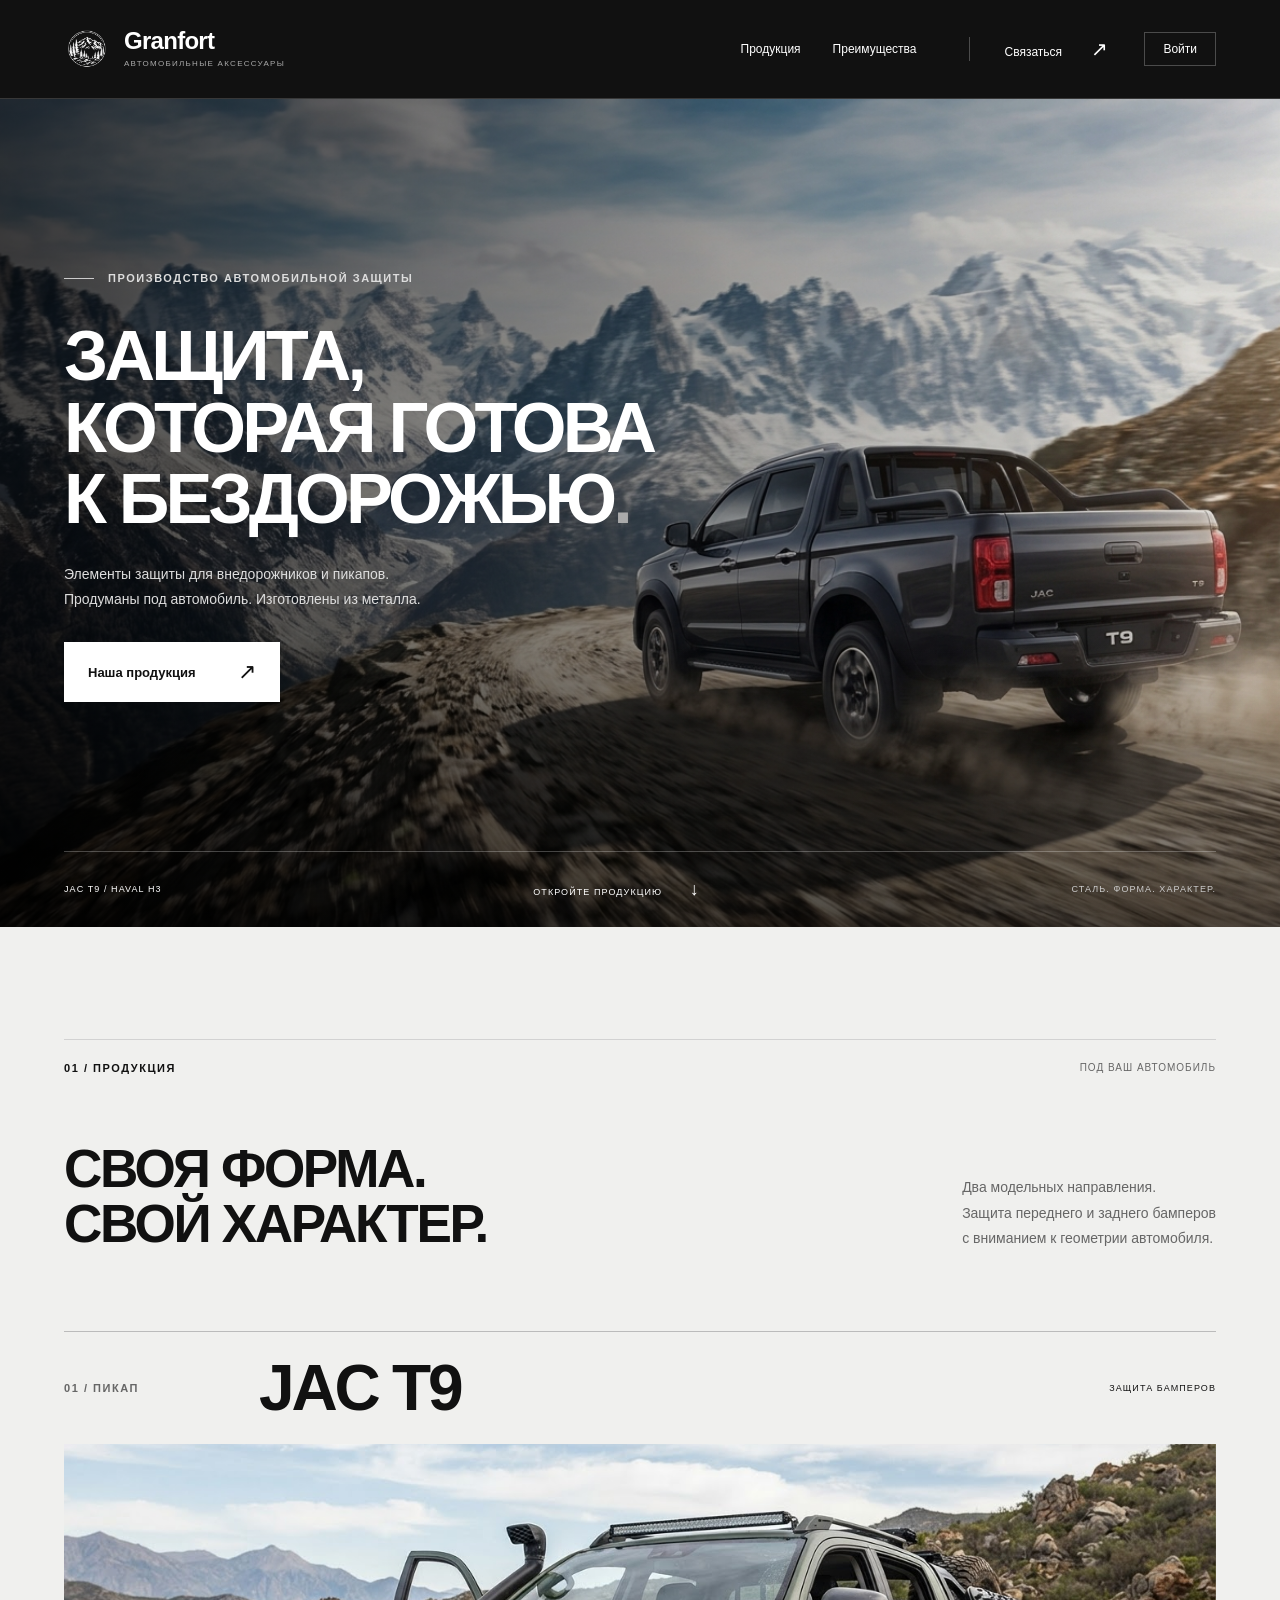
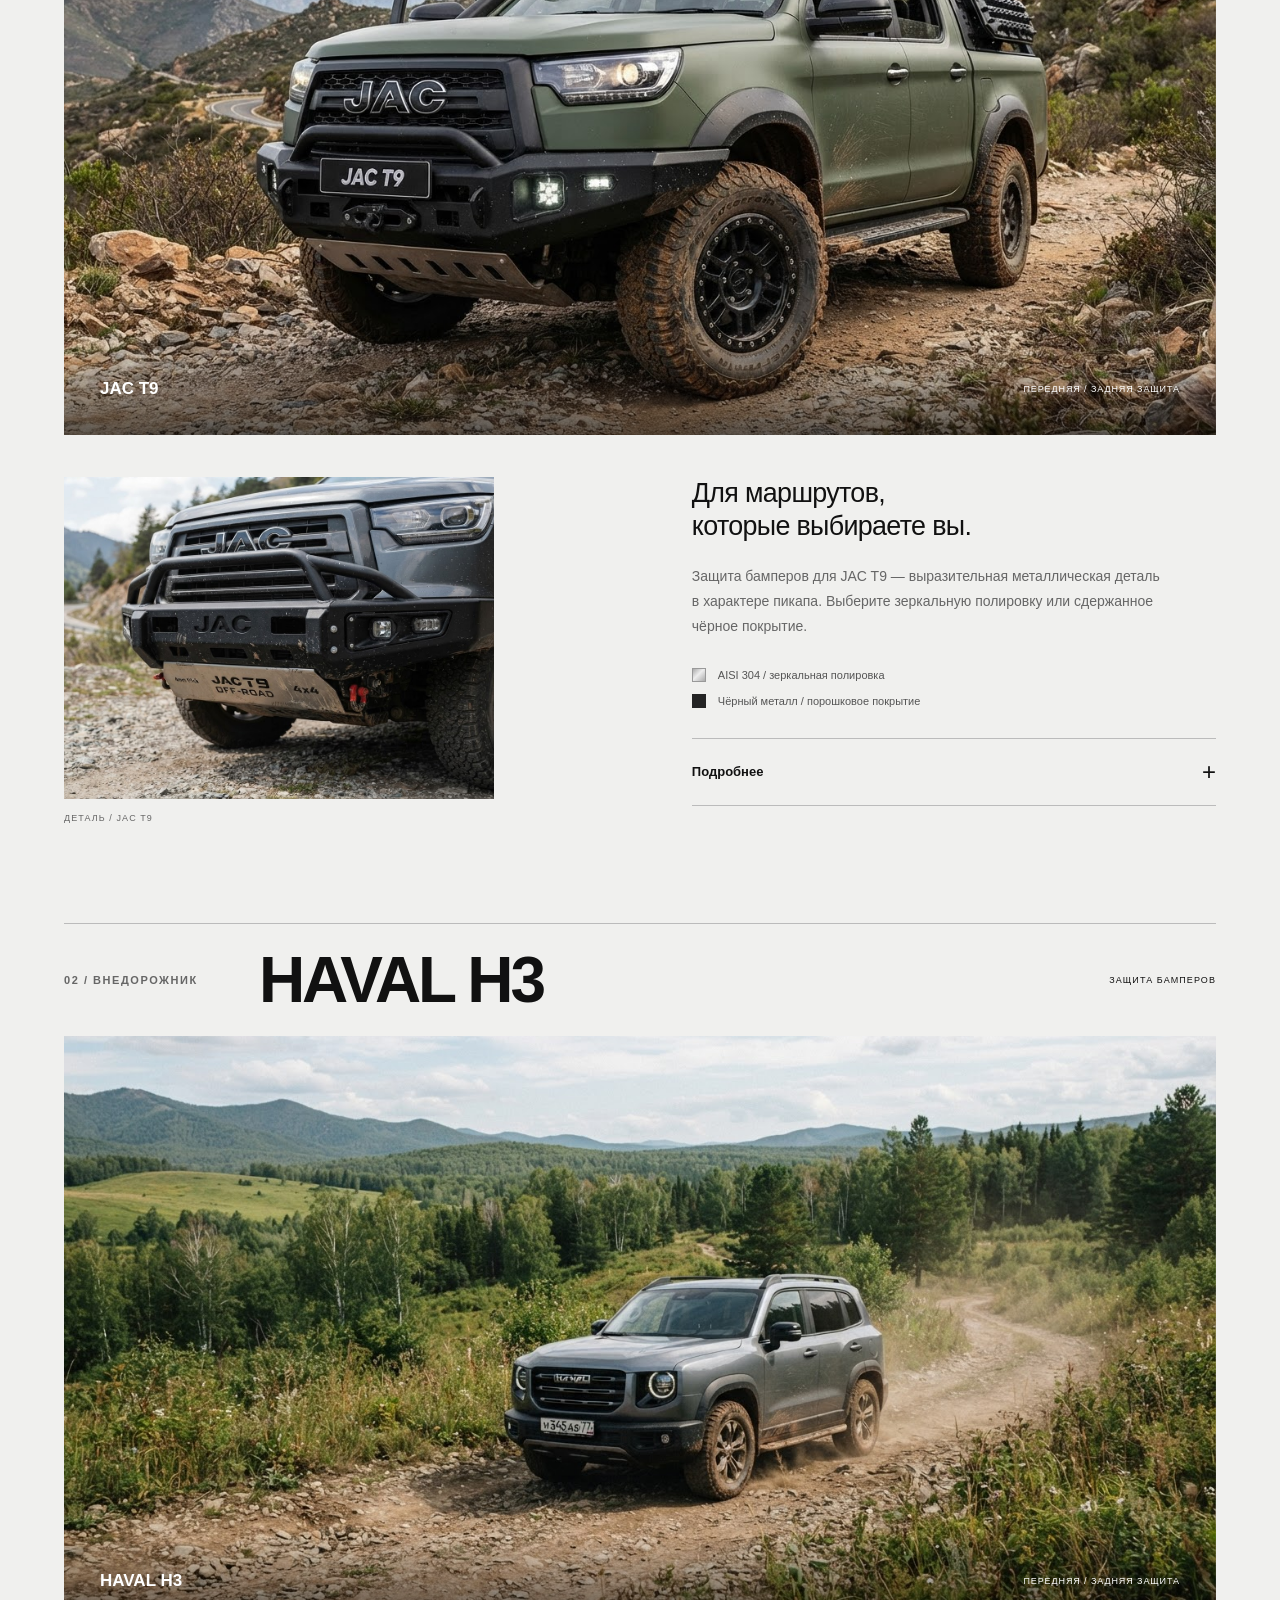
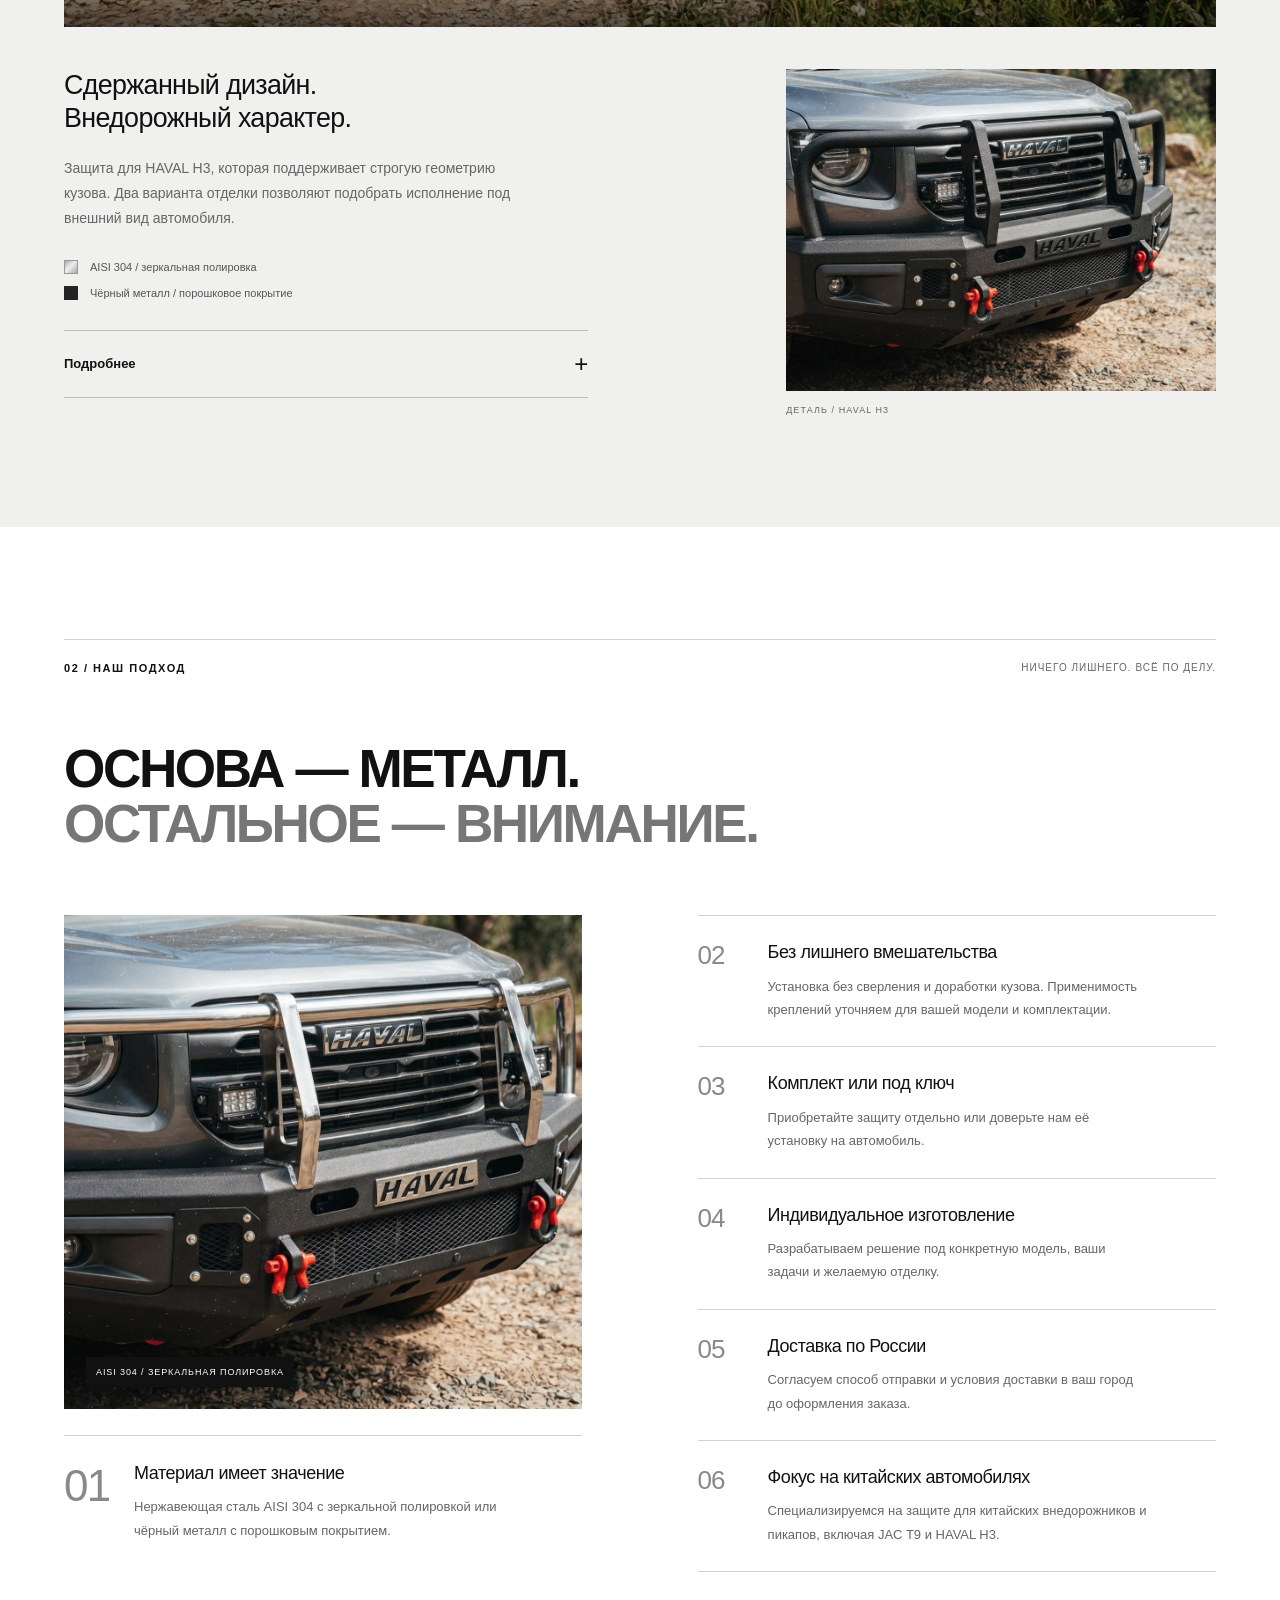
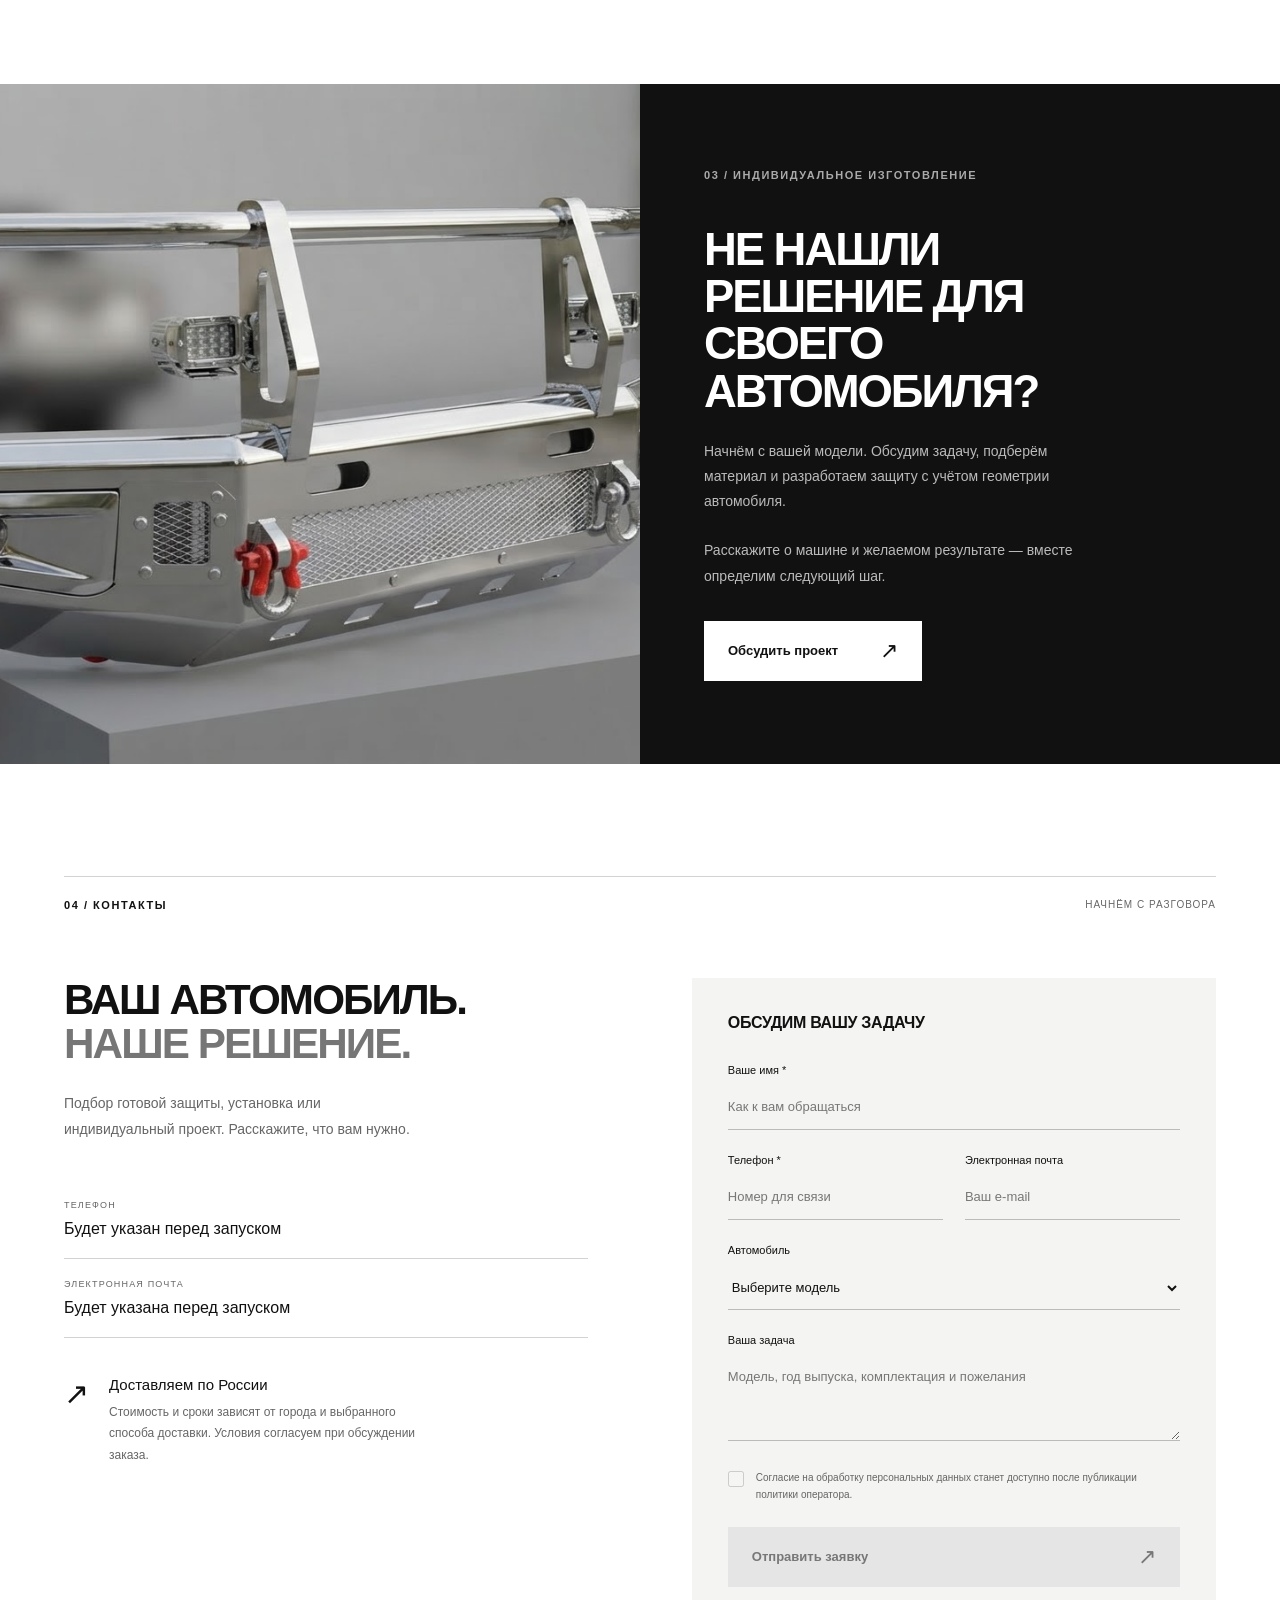
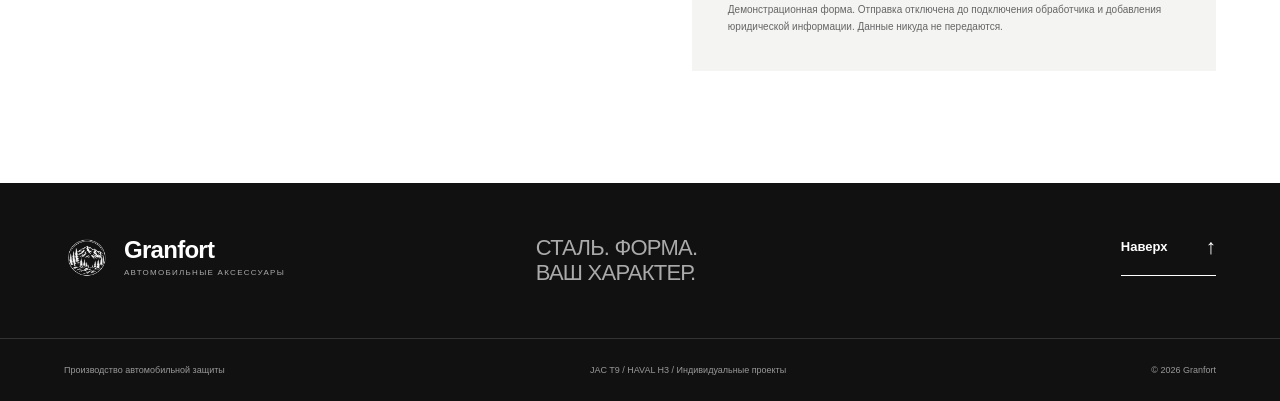
<file: index.html>
<!DOCTYPE html>
<html lang="ru">
<head>
  <meta charset="UTF-8">
  <meta name="viewport" content="width=device-width, initial-scale=1">
  <meta name="description" content="Производство защиты переднего и заднего бампера для JAC T9, HAVAL H3 и других автомобилей. Нержавеющая сталь AISI 304, порошковое покрытие, индивидуальное изготовление.">
  <meta name="theme-color" content="#111111">
  <title>Granfort — производство автомобильных аксессуаров</title>
  <link rel="stylesheet" href="style/Style.css">
</head>
<body>
  <a class="skip-link" href="#main">Перейти к содержимому</a>
  <header class="header">
    <div class="header__inner container">
      <a class="brand" href="#home" aria-label="Granfort — на главную"><img class="brand__logo" src="Image/Logo.png" alt="" width="46" height="46"><span class="brand__text"><span class="brand__name">Granfort</span><span class="brand__tagline">АВТОМОБИЛЬНЫЕ АКСЕССУАРЫ</span></span></a>
      <nav class="desktop-nav" aria-label="Основная навигация">
        <a href="#products">Продукция</a><a href="#advantages">Преимущества</a>
      </nav>
      <a class="header__contact" href="#contacts">Связаться <span aria-hidden="true">↗</span></a>
      <button class="header__login" type="button" data-login-open>Войти</button>
      <details class="mobile-menu">
        <summary><span>Меню</span><span class="menu-icon" aria-hidden="true"></span></summary>
        <nav aria-label="Мобильная навигация">
          <a href="#products">Продукция</a><a href="#advantages">Преимущества</a><a href="#custom">Индивидуальный проект</a><a href="#contacts">Контакты</a><button class="mobile-menu__login" type="button" data-login-open>Войти</button>
        </nav>
      </details>
    </div>
  </header>

  <main id="main">
    <section class="hero" id="home" aria-labelledby="hero-title">
      <picture class="hero__image">
        <source media="(max-width: 600px)" srcset="assets/jac-t9-hero-mobile.webp">
        <img src="Image/JACT9.jpg" alt="Тёмный JAC T9 на каменистой дороге среди гор" width="2400" height="1500" fetchpriority="high">
      </picture>
      <div class="hero__shade"></div>
      <div class="container hero__content">
        <p class="eyebrow hero__eyebrow"><span class="small-line"></span> ПРОИЗВОДСТВО АВТОМОБИЛЬНОЙ ЗАЩИТЫ</p>
        <h1 id="hero-title">ЗАЩИТА,<br>КОТОРАЯ ГОТОВА<br>К БЕЗДОРОЖЬЮ<span class="period">.</span></h1>
        <p class="hero__description">Элементы защиты для внедорожников и пикапов.<br>Продуманы под автомобиль. Изготовлены из металла.</p>
        <a class="button button--white" href="#products">Наша продукция <span aria-hidden="true">↗</span></a>
      </div>
      <div class="container hero__bottom"><div>JAC T9 / HAVAL H3</div><a href="#products">ОТКРОЙТЕ ПРОДУКЦИЮ <span aria-hidden="true">↓</span></a><div class="hero__bottom-note">СТАЛЬ. ФОРМА. ХАРАКТЕР.</div></div>
    </section>

    <section class="products section" id="products" aria-labelledby="products-title">
      <div class="container">
        <div class="section-heading"><p class="eyebrow">01 / ПРОДУКЦИЯ</p><div class="section-heading__note">ПОД ВАШ АВТОМОБИЛЬ</div></div>
        <div class="products__intro"><h2 id="products-title">СВОЯ ФОРМА.<br>СВОЙ ХАРАКТЕР.</h2><p>Два модельных направления.<br>Защита переднего и заднего бамперов<br>с вниманием к геометрии автомобиля.</p></div>
        <article class="model" aria-labelledby="jac-title">
          <div class="model__top"><span class="eyebrow">01 / ПИКАП</span><h3 id="jac-title">JAC T9</h3><div class="model__category">ЗАЩИТА БАМПЕРОВ</div></div>
          <figure class="model__image"><img src="Image/JACT9Щ.jpeg" alt="Тёмный пикап JAC T9, вид спереди в три четверти" width="1800" height="1050" loading="lazy"><figcaption>JAC T9 <span>ПЕРЕДНЯЯ / ЗАДНЯЯ ЗАЩИТА</span></figcaption></figure>
          <div class="model__body"><figure class="model__detail"><img src="Image/JACT9Щ2.jpeg" alt="Крупный план защиты, установленной на бампере JAC T9" width="800" height="600" loading="lazy"><figcaption>ДЕТАЛЬ / JAC T9</figcaption></figure><div class="model__description"><p class="lead">Для маршрутов,<br>которые выбираете вы.</p><p>Защита бамперов для JAC T9 — выразительная металлическая деталь в характере пикапа. Выберите зеркальную полировку или сдержанное чёрное покрытие.</p><ul class="finish-list"><li><span class="swatch swatch--silver" aria-hidden="true"></span>AISI 304 / зеркальная полировка</li><li><span class="swatch swatch--black" aria-hidden="true"></span>Чёрный металл / порошковое покрытие</li></ul><details class="product-details"><summary>Подробнее <span aria-hidden="true">+</span></summary><div><p>Изготавливаем защиту переднего и заднего бамперов. Комплект можно заказать отдельно или с установкой под ключ.</p><p>Перед заказом уточним год выпуска, комплектацию и особенности автомобиля. Исполнение, совместимость, сроки и стоимость согласуем индивидуально.</p><a class="text-link" href="#contacts">Обсудить защиту для JAC T9 <span aria-hidden="true">↗</span></a></div></details></div></div>
        </article>
        <article class="model model--reverse" aria-labelledby="haval-title">
          <div class="model__top"><span class="eyebrow">02 / ВНЕДОРОЖНИК</span><h3 id="haval-title">HAVAL H3</h3><div class="model__category">ЗАЩИТА БАМПЕРОВ</div></div>
          <figure class="model__image"><img src="Image/HAVALH3.jpeg" alt="HAVAL H3 на грунтовой дороге в природной среде" width="1800" height="1050" loading="lazy"><figcaption>HAVAL H3 <span>ПЕРЕДНЯЯ / ЗАДНЯЯ ЗАЩИТА</span></figcaption></figure>
          <div class="model__body"><figure class="model__detail"><img src="Image/HAVALH31.jpeg" alt="Крупный план защиты, установленной на бампере HAVAL H3" width="800" height="600" loading="lazy"><figcaption>ДЕТАЛЬ / HAVAL H3</figcaption></figure><div class="model__description"><p class="lead">Сдержанный дизайн.<br>Внедорожный характер.</p><p>Защита для HAVAL H3, которая поддерживает строгую геометрию кузова. Два варианта отделки позволяют подобрать исполнение под внешний вид автомобиля.</p><ul class="finish-list"><li><span class="swatch swatch--silver" aria-hidden="true"></span>AISI 304 / зеркальная полировка</li><li><span class="swatch swatch--black" aria-hidden="true"></span>Чёрный металл / порошковое покрытие</li></ul><details class="product-details"><summary>Подробнее <span aria-hidden="true">+</span></summary><div><p>Доступно изготовление защиты переднего и заднего бамперов. Возможна покупка комплекта без установки или установка под ключ.</p><p>Для согласования решения сообщите год выпуска и комплектацию HAVAL H3. Уточним совместимость, отделку, стоимость и сроки до оформления заказа.</p><a class="text-link" href="#contacts">Обсудить защиту для HAVAL H3 <span aria-hidden="true">↗</span></a></div></details></div></div>
        </article>
      </div>
    </section>

    <section class="advantages section container" id="advantages" aria-labelledby="advantages-title">
      <div class="section-heading"><p class="eyebrow">02 / НАШ ПОДХОД</p><div class="section-heading__note">НИЧЕГО ЛИШНЕГО. ВСЁ ПО ДЕЛУ.</div></div>
      <h2 id="advantages-title">ОСНОВА — МЕТАЛЛ.<br><span class="muted">ОСТАЛЬНОЕ — ВНИМАНИЕ.</span></h2>
      <div class="advantages__grid">
        <div class="advantages__feature"><figure><img src="Image/H3.png" alt="Зеркальная поверхность полированной трубы из нержавеющей стали" width="1000" height="1100" loading="lazy"><figcaption>AISI 304 / ЗЕРКАЛЬНАЯ ПОЛИРОВКА</figcaption></figure><div class="advantage advantage--featured"><div class="advantage__number">01</div><div><h3>Материал имеет значение</h3><p>Нержавеющая сталь AISI 304 с зеркальной полировкой или чёрный металл с порошковым покрытием.</p></div></div></div>
        <div class="advantages__list">
          <div class="advantage"><div class="advantage__number">02</div><div><h3>Без лишнего вмешательства</h3><p>Установка без сверления и доработки кузова. Применимость креплений уточняем для вашей модели и комплектации.</p></div></div>
          <div class="advantage"><div class="advantage__number">03</div><div><h3>Комплект или под ключ</h3><p>Приобретайте защиту отдельно или доверьте нам её установку на автомобиль.</p></div></div>
          <div class="advantage"><div class="advantage__number">04</div><div><h3>Индивидуальное изготовление</h3><p>Разрабатываем решение под конкретную модель, ваши задачи и желаемую отделку.</p></div></div>
          <div class="advantage"><div class="advantage__number">05</div><div><h3>Доставка по России</h3><p>Согласуем способ отправки и условия доставки в ваш город до оформления заказа.</p></div></div>
          <div class="advantage"><div class="advantage__number">06</div><div><h3>Фокус на китайских автомобилях</h3><p>Специализируемся на защите для китайских внедорожников и пикапов, включая JAC T9 и HAVAL H3.</p></div></div>
        </div>
      </div>
    </section>

    <section class="custom" id="custom" aria-labelledby="custom-title">
      <div class="custom__image"><img src="Image/Photo.jpeg" alt="Деталь автомобильной защиты из полированной стали на тёмном фоне" width="1400" height="1600" loading="lazy"></div>
      <div class="custom__content"><p class="eyebrow">03 / ИНДИВИДУАЛЬНОЕ ИЗГОТОВЛЕНИЕ</p><h2 id="custom-title">НЕ НАШЛИ<br>РЕШЕНИЕ ДЛЯ<br>СВОЕГО<br>АВТОМОБИЛЯ?</h2><p>Начнём с вашей модели. Обсудим задачу, подберём материал и разработаем защиту с учётом геометрии автомобиля.</p><p>Расскажите о машине и желаемом результате — вместе определим следующий шаг.</p><a class="button button--white" href="#contacts">Обсудить проект <span aria-hidden="true">↗</span></a></div>
    </section>

    <section class="contacts section container" id="contacts" aria-labelledby="contacts-title">
      <div class="section-heading"><p class="eyebrow">04 / КОНТАКТЫ</p><div class="section-heading__note">НАЧНЁМ С РАЗГОВОРА</div></div>
      <div class="contacts__grid"><div><h2 id="contacts-title">ВАШ АВТОМОБИЛЬ.<br><span class="muted">НАШЕ РЕШЕНИЕ.</span></h2><p class="contacts__intro">Подбор готовой защиты, установка или индивидуальный проект. Расскажите, что вам нужно.</p><dl class="contact-list"><div><dt>ТЕЛЕФОН</dt><dd>Будет указан перед запуском</dd></div><div><dt>ЭЛЕКТРОННАЯ ПОЧТА</dt><dd>Будет указана перед запуском</dd></div></dl><div class="delivery"><span aria-hidden="true">↗</span><div><h3>Доставляем по России</h3><p>Стоимость и сроки зависят от города и выбранного способа доставки. Условия согласуем при обсуждении заказа.</p></div></div></div>
      <form class="contact-form" method="post" aria-describedby="form-status">
        <h3>ОБСУДИМ ВАШУ ЗАДАЧУ</h3>
        <div class="form-field"><label for="name">Ваше имя <span aria-hidden="true">*</span></label><input id="name" name="name" type="text" autocomplete="name" placeholder="Как к вам обращаться" maxlength="100" required></div>
        <div class="form-row"><div class="form-field"><label for="phone">Телефон <span aria-hidden="true">*</span></label><input id="phone" name="phone" type="tel" autocomplete="tel" placeholder="Номер для связи" maxlength="40" required></div><div class="form-field"><label for="email">Электронная почта</label><input id="email" name="email" type="email" autocomplete="email" placeholder="Ваш e-mail" maxlength="254"></div></div>
        <div class="form-field"><label for="car">Автомобиль</label><select id="car" name="car"><option value="">Выберите модель</option><option value="jac-t9">JAC T9</option><option value="haval-h3">HAVAL H3</option><option value="other">Другая модель / индивидуальный проект</option></select></div>
        <div class="form-field"><label for="message">Ваша задача</label><textarea id="message" name="message" rows="3" maxlength="3000" placeholder="Модель, год выпуска, комплектация и пожелания"></textarea></div>
        <label class="consent"><input type="checkbox" name="consent" value="accepted" required disabled><span>Согласие на обработку персональных данных станет доступно после публикации политики оператора.</span></label>
        <button class="button button--dark" type="submit" disabled>Отправить заявку <span aria-hidden="true">↗</span></button>
        <p class="form-status" id="form-status">Демонстрационная форма. Отправка отключена до подключения обработчика и добавления юридической информации. Данные никуда не передаются.</p>
      </form></div>
    </section>
  </main>
  <footer class="footer"><div class="container footer__top"><a class="brand" href="#home" aria-label="Granfort — на главную"><img class="brand__logo" src="Image/Logo.png" alt="" width="46" height="46"><span class="brand__text"><span class="brand__name">Granfort</span><span class="brand__tagline">АВТОМОБИЛЬНЫЕ АКСЕССУАРЫ</span></span></a><p>СТАЛЬ. ФОРМА.<br>ВАШ ХАРАКТЕР.</p><a class="text-link" href="#home">Наверх <span aria-hidden="true">↑</span></a></div><div class="container footer__bottom"><div>Производство автомобильной защиты</div><div>JAC T9 / HAVAL H3 / Индивидуальные проекты</div><div>© 2026 Granfort</div></div></footer>

  <div class="login-modal" id="login-modal" hidden>
    <div class="login-modal__backdrop" data-login-close></div>
    <div class="login-modal__panel" role="dialog" aria-modal="true" aria-labelledby="login-title" aria-describedby="login-note">
      <button class="login-modal__close" type="button" data-login-close aria-label="Закрыть окно входа">×</button>
      <p class="eyebrow">GRANFORT / ПАНЕЛЬ УПРАВЛЕНИЯ</p>
      <h2 id="login-title">Вход для сотрудников</h2>
      <p class="login-modal__note" id="login-note">Доступ к заявкам и клиентам. Логин и пароль выдаёт администратор сайта.</p>
      <form class="login-form" id="login-form" novalidate>
        <div class="form-field">
          <label for="login-user">Логин <span aria-hidden="true">*</span></label>
          <input id="login-user" name="username" type="text" autocomplete="username" placeholder="Введите логин" maxlength="60" required>
        </div>
        <div class="form-field">
          <label for="login-pass">Пароль <span aria-hidden="true">*</span></label>
          <input id="login-pass" name="password" type="password" autocomplete="current-password" placeholder="Введите пароль" maxlength="100" required>
        </div>
        <p class="login-form__error" id="login-error" role="alert" hidden>Неверный логин или пароль. Попробуйте ещё раз.</p>
        <button class="button button--dark" type="submit">Войти <span aria-hidden="true">↗</span></button>
      </form>
    </div>
  </div>

  <script src="script.js" defer></script>
</body>
</html>
</file>
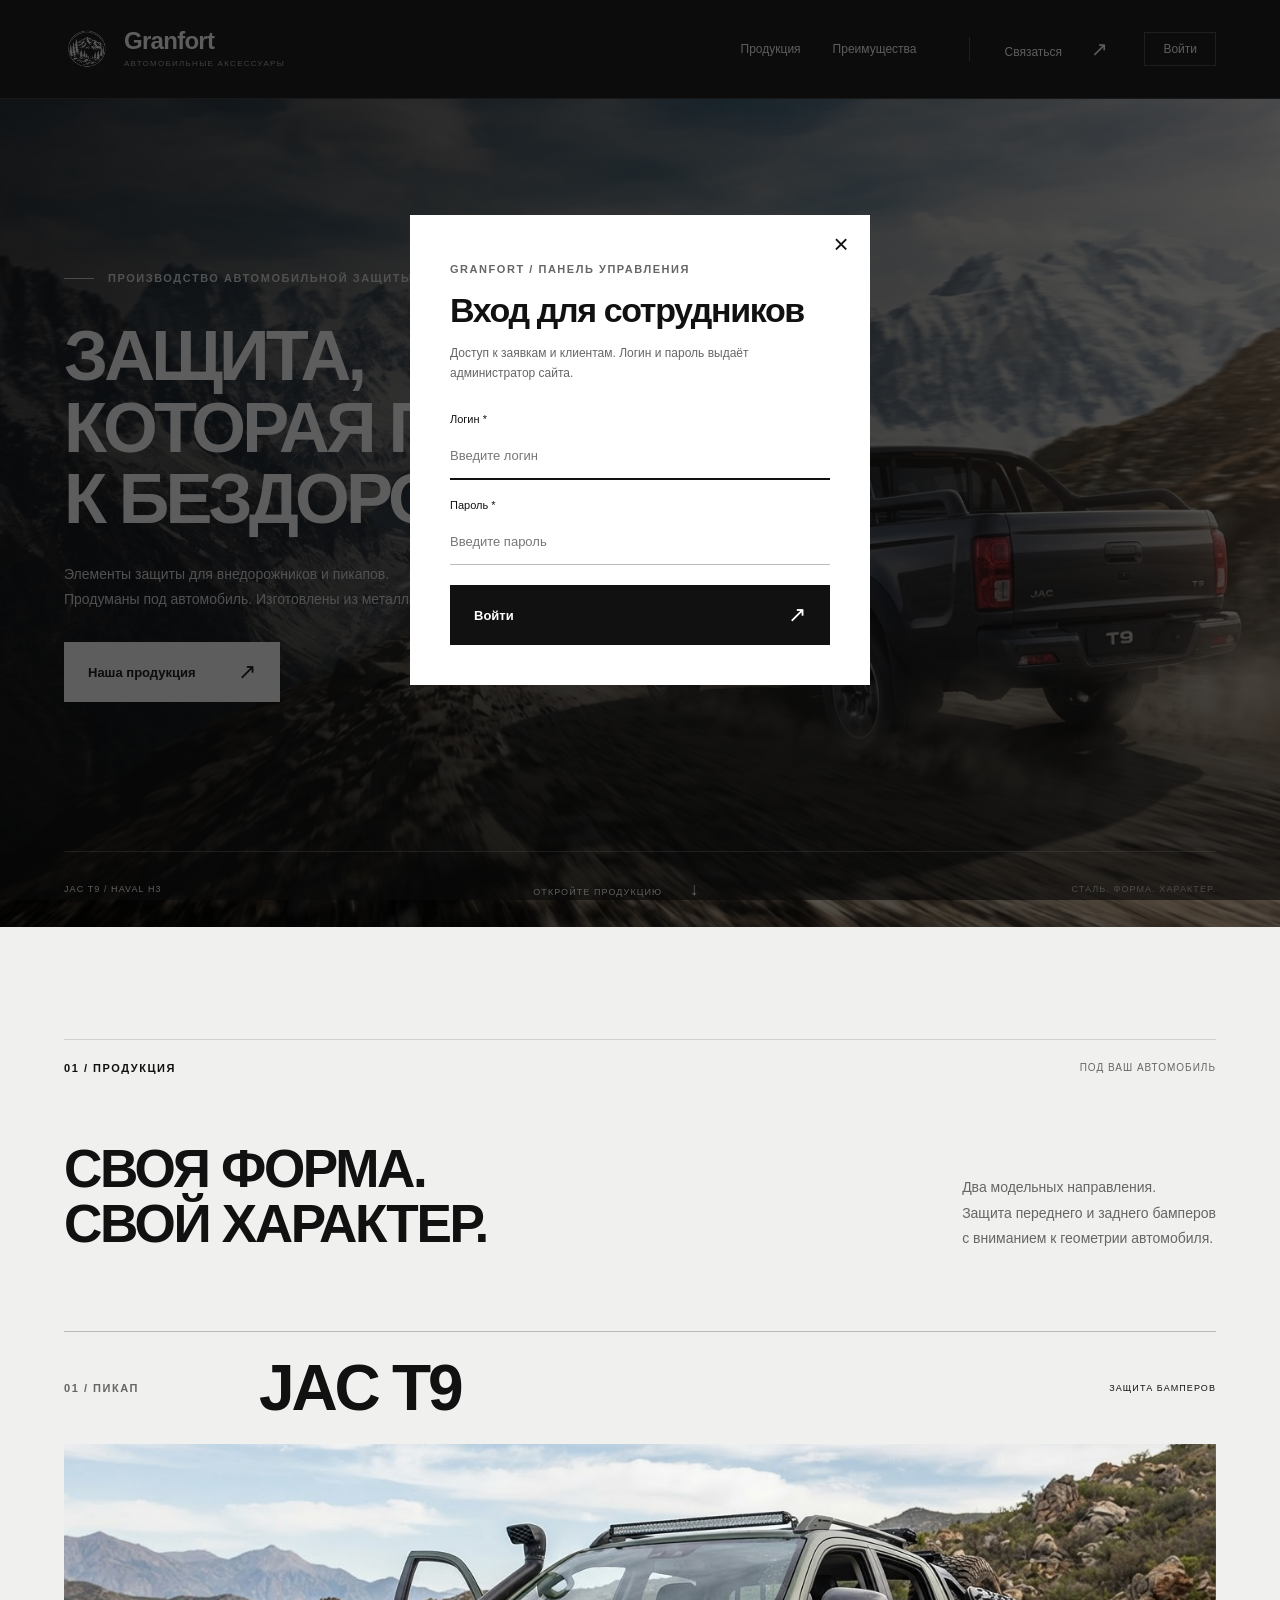
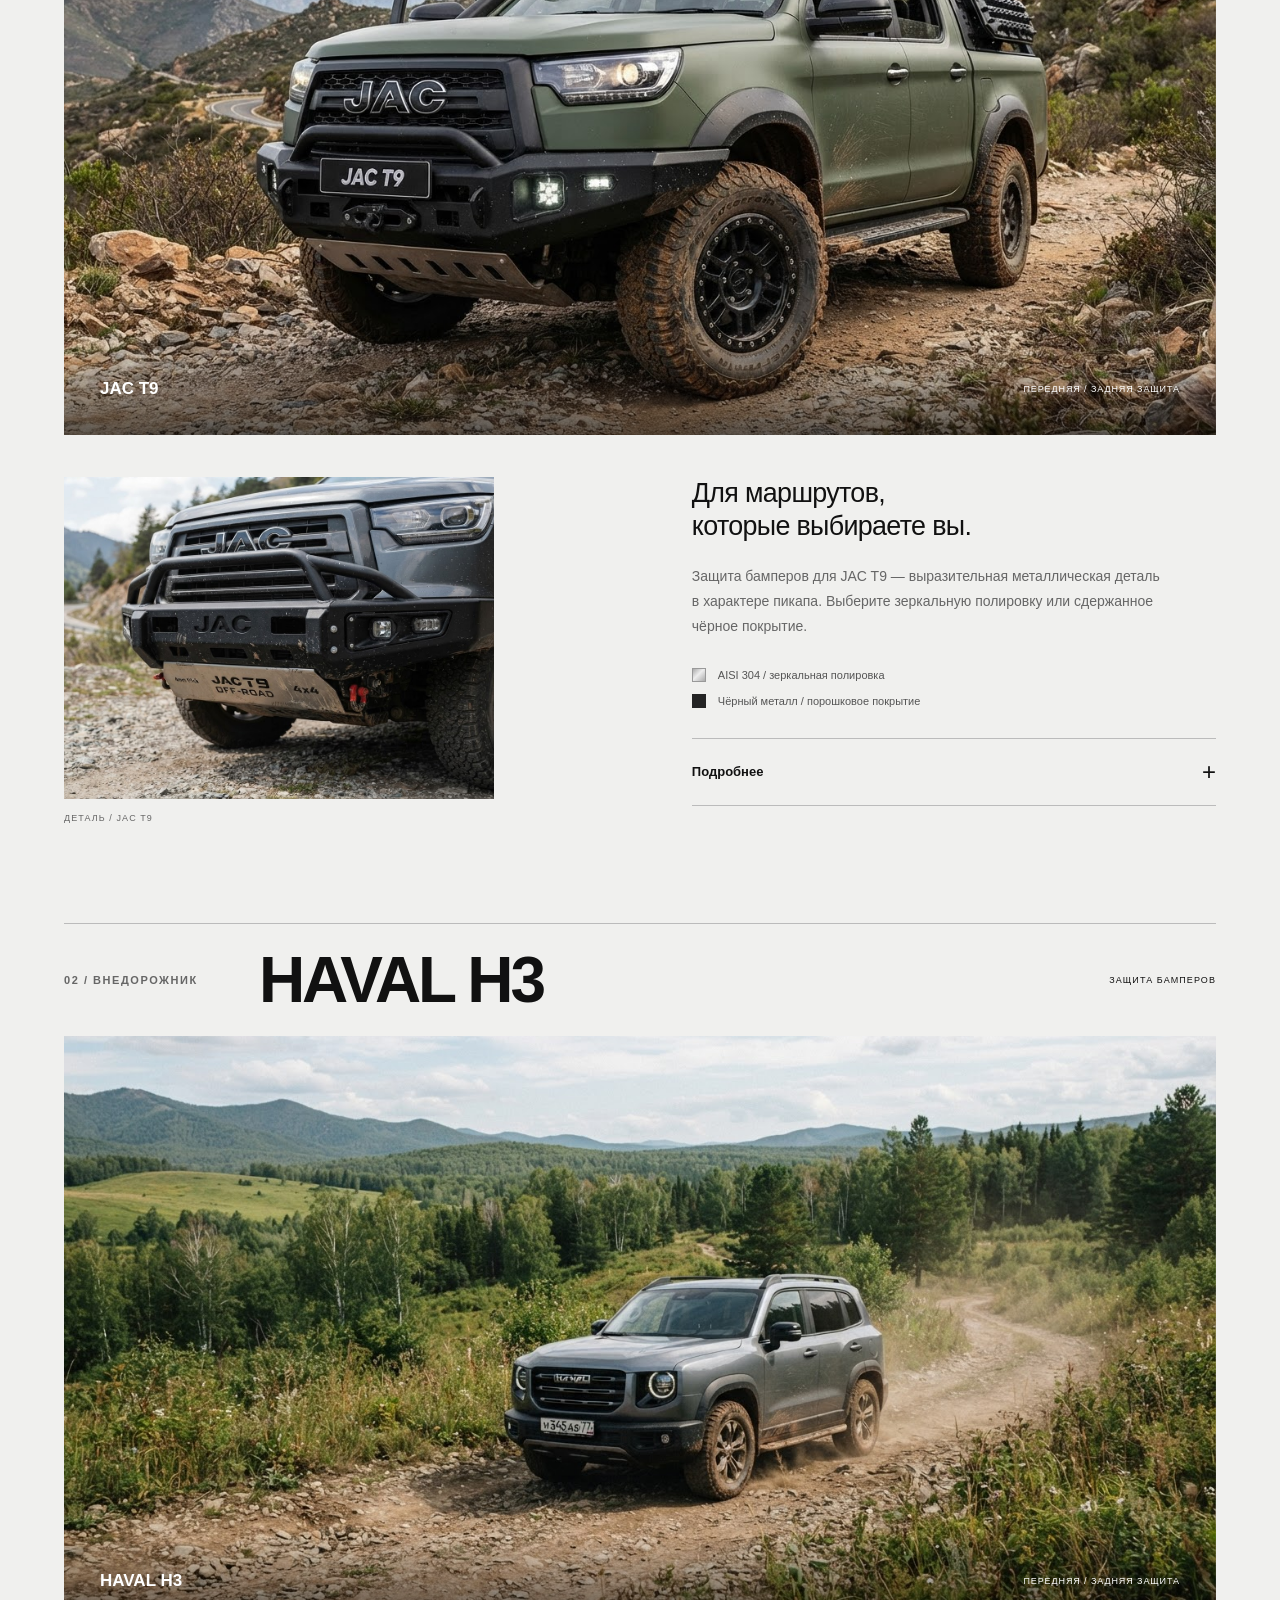
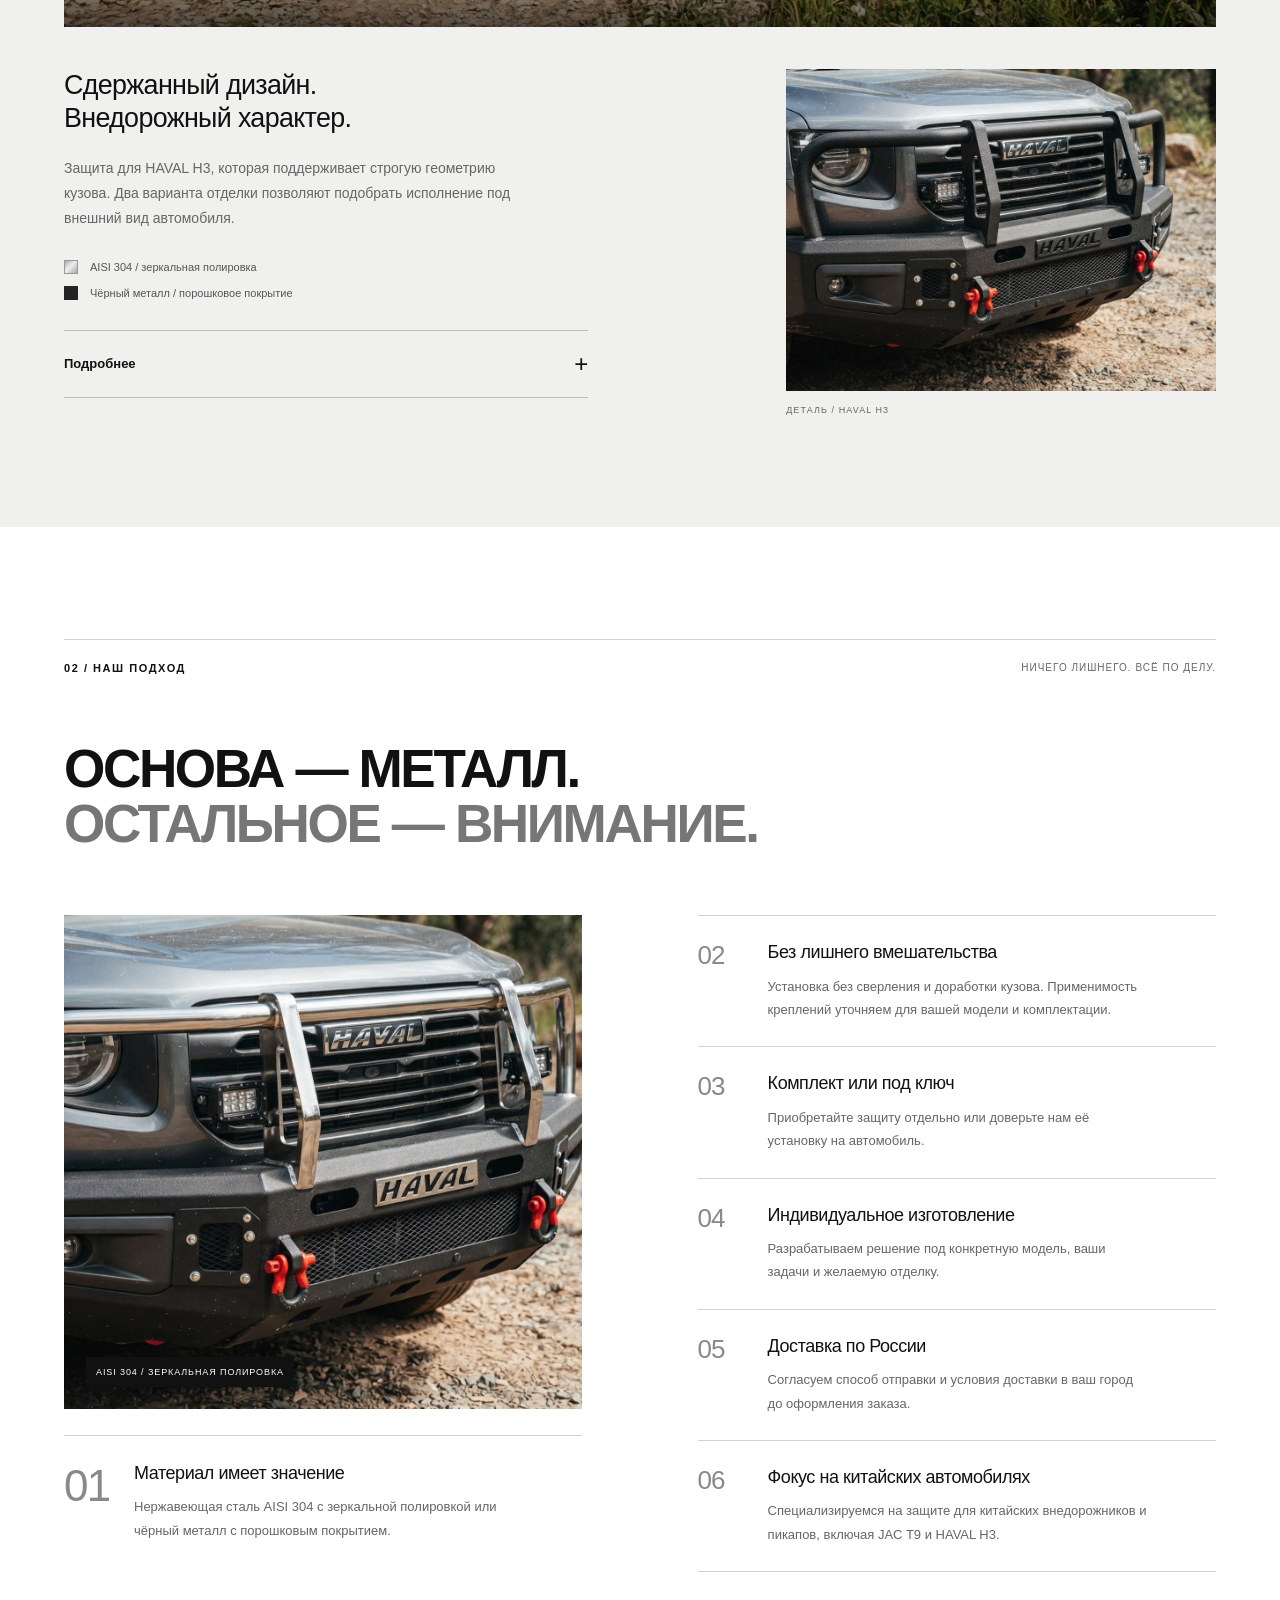
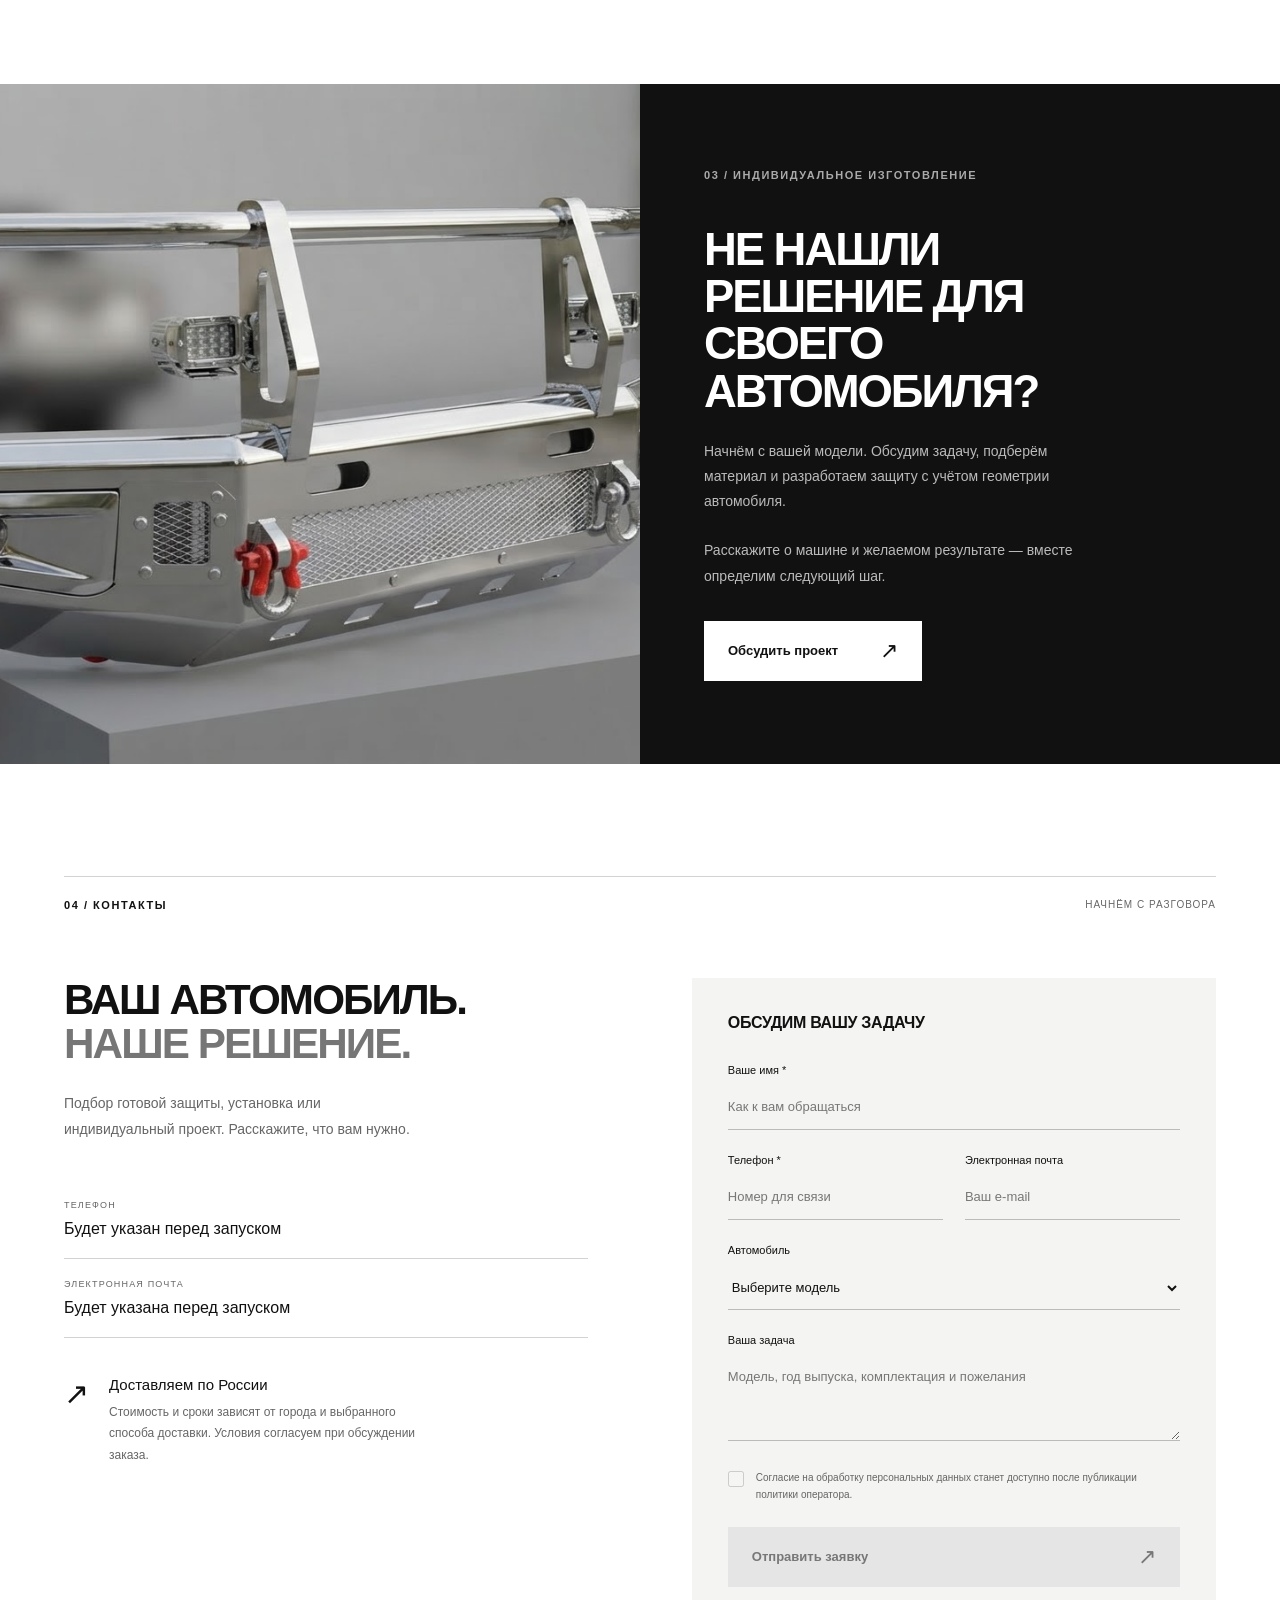
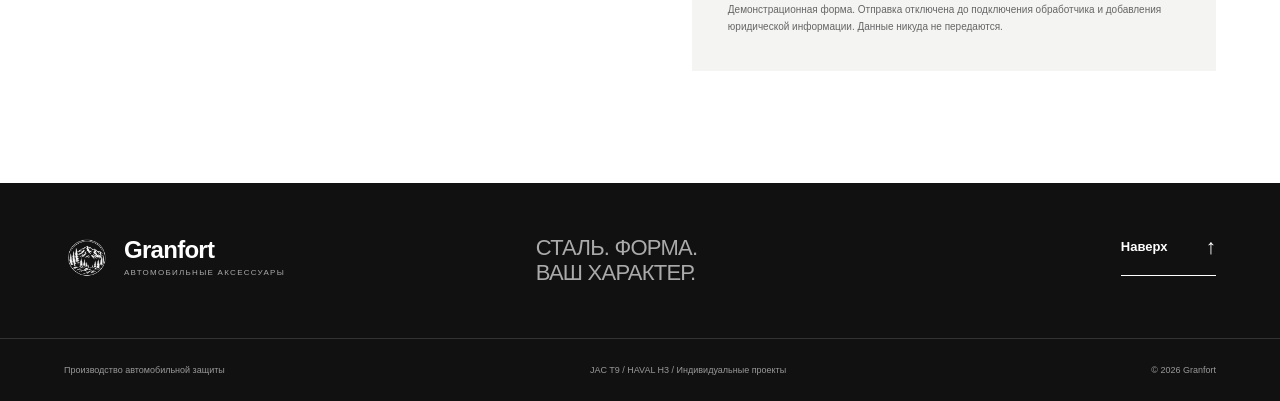
<file: admin.html>
<!DOCTYPE html>
<html lang="ru">
<head>
  <meta charset="UTF-8">
  <meta name="viewport" content="width=device-width, initial-scale=1">
  <meta name="robots" content="noindex, nofollow">
  <meta name="theme-color" content="#111111">
  <title>Granfort — панель заявок</title>
  <link rel="stylesheet" href="style/Style.css">
</head>
<body class="admin-page">
  <div class="admin">
    <aside class="sidebar">
      <a class="brand" href="index.html" aria-label="Granfort — на сайт">
        <img class="brand__logo" src="Image/Logo.png" alt="" width="40" height="40">
        <span class="brand__text"><span class="brand__name">Granfort</span><span class="brand__tagline">ПАНЕЛЬ УПРАВЛЕНИЯ</span></span>
      </a>
      <nav class="sidebar__nav" aria-label="Разделы панели">
        <a class="is-active" href="#requests" data-view="requests" aria-current="page">Заявки <span class="badge" id="requests-badge">0</span></a>
        <a href="#clients" data-view="clients">Клиенты <span class="badge" id="clients-badge">0</span></a>
      </nav>
      <div class="sidebar__foot">
        <p>Заявки, отправленные через форму на сайте, появятся здесь автоматически.</p>
        <button class="btn btn--ghost" type="button" id="logout">Выйти</button>
      </div>
    </aside>

    <main class="main">
      <header class="topbar">
        <div>
          <p class="eyebrow">GRANFORT / АДМИН-ПАНЕЛЬ</p>
          <h1 id="page-title">Заявки</h1>
        </div>
        <div class="topbar__tools">
          <label class="search"><span class="visually-hidden">Поиск</span><input id="search" type="search" placeholder="Поиск по имени, телефону, модели"></label>
          <button class="btn btn--dark" type="button" id="export">Экспорт</button>
        </div>
      </header>

      <div class="notice" role="note">Заявок пока нет. Они появятся в этом списке, когда форма на сайте будет подключена к обработчику.</div>

      <section class="view" data-view-panel="requests">
        <section class="stats" aria-label="Сводка по заявкам">
          <div class="stat"><span class="stat__label">ВСЕГО</span><strong id="stat-total">0</strong></div>
          <div class="stat"><span class="stat__label">НОВЫЕ</span><strong id="stat-new">0</strong></div>
          <div class="stat"><span class="stat__label">В РАБОТЕ</span><strong id="stat-work">0</strong></div>
          <div class="stat"><span class="stat__label">ЗАВЕРШЕНЫ</span><strong id="stat-done">0</strong></div>
        </section>

        <div class="filters" role="group" aria-label="Фильтр по статусу">
          <button class="chip is-active" type="button" data-filter="all">Все</button>
          <button class="chip" type="button" data-filter="new">Новые</button>
          <button class="chip" type="button" data-filter="work">В работе</button>
          <button class="chip" type="button" data-filter="done">Завершены</button>
          <select class="select" id="model-filter" aria-label="Модель">
            <option value="all">Все модели</option>
            <option value="jac-t9">JAC T9</option>
            <option value="haval-h3">HAVAL H3</option>
            <option value="other">Другая модель</option>
          </select>
        </div>

        <div class="layout">
          <section class="table-wrap" aria-label="Список заявок">
            <table class="table">
              <thead>
                <tr><th>№</th><th>Дата</th><th>Клиент</th><th>Автомобиль</th><th>Статус</th></tr>
              </thead>
              <tbody id="requests-body">
                <tr class="empty-row"><td colspan="5"><strong>Заявок пока нет</strong><p>Когда посетитель отправит форму на сайте, заявка появится в этом списке.</p></td></tr>
              </tbody>
            </table>
          </section>
          <aside class="detail" id="detail" aria-label="Карточка заявки">
            <div class="empty-state">
              <strong>Заявка не выбрана</strong>
              <p>Выберите заявку в списке, чтобы увидеть детали.</p>
            </div>
          </aside>
        </div>
      </section>

      <section class="view" data-view-panel="clients" hidden>
        <div class="table-wrap" aria-label="Список клиентов">
          <table class="table">
            <thead>
              <tr><th>Клиент</th><th>Телефон</th><th>E-mail</th><th>Заявок</th><th>Активных</th></tr>
            </thead>
            <tbody id="clients-body">
              <tr class="empty-row"><td colspan="5"><strong>Клиентов пока нет</strong><p>Клиенты появятся автоматически после первой заявки с сайта.</p></td></tr>
            </tbody>
          </table>
        </div>
      </section>
    </main>
  </div>

  <script src="script.js" defer></script>
</body>
</html>
</file>
<file: style/Style.css>
:root {
    --black:#111111;
    --graphite:#242424;
    --gray:#e5e5e5;
    --white:#fff;
    --muted:#767676;
    --line:#d2d2d2;
    --gutter:clamp(22px,5vw,88px)
}
*,*::before,*::after {
    box-sizing:border-box
}
html {
    scroll-behavior:smooth;
    scroll-padding-top:32px
}
body {
    margin:0;
    background:var(--white);
    color:var(--black);
    font-family:Arial,Helvetica,sans-serif;
    -webkit-font-smoothing:antialiased
}
a {
    color:inherit;
    text-decoration:none
}
button,input,select,textarea {
    font:inherit
}
button,a,input,textarea,select,summary {
    -webkit-tap-highlight-color:transparent
}
button {
    border:0
}
img {
    display:block;
    width:100%;
    height:100%;
    object-fit:cover;
    background:#242424;
    color:#ddd;
    font-size:14px;
    font-weight:400;
    line-height:1.6
}
figure,p,h1,h2,h3 {
    margin:0
}
figure {
    min-width:0
}
ul {
    margin:0;
    padding:0;
    list-style:none
}
::selection {
    background:#c6c6c6;
    color:#111
}
:focus-visible {
    outline:2px solid #888;
    outline-offset:6px
}
section[id] {
    scroll-margin-top:24px
}
.container {
    width:100%;
    max-width:1600px;
    margin-inline:auto;
    padding-inline:var(--gutter)
}
.section {
    padding-block:112px
}
.eyebrow {
    font-size:11px;
    line-height:1.5;
    letter-spacing:.14em;
    font-weight:700
}
.muted {
    color:var(--muted)
}
h1,h2,h3 {
    font-weight:700
}
h2 {
    font-size:clamp(32px,4.15vw,64px);
    line-height:1.04;
    letter-spacing:-.045em
}
.lead {
    font-size:clamp(22px,2.1vw,30px);
    line-height:1.25;
    letter-spacing:-.025em
}
.section-heading {
    display:flex;
    justify-content:space-between;
    gap:24px;
    padding-top:20px;
    border-top:1px solid var(--line);
    margin-bottom:64px
}
.section-heading__note {
    font-size:10px;
    letter-spacing:.1em;
    line-height:1.6;
    color:#676767
}
.button {
    display:inline-flex;
    align-items:center;
    justify-content:space-between;
    gap:42px;
    min-height:58px;
    padding:19px 24px;
    font-size:13px;
    font-weight:700;
    transition:background .2s,color .2s
}
.button span {
    font-size:22px;
    font-weight:400;
    line-height:1
}
.button--white {
    background:#fff;
    color:#111
}
.button--white:hover {
    background:#d8d8d8
}
.button--dark {
    background:#111;
    color:white
}
.button--dark:hover {
    background:#383838
}
.button:disabled {
    background:#e5e5e5;
    color:#777;
    cursor:not-allowed
}
.text-link {
    display:inline-flex;
    justify-content:space-between;
    align-items:center;
    gap:38px;
    padding-block:16px;
    border-bottom:1px solid currentColor;
    font-size:13px;
    font-weight:700
}
.text-link span {
    font-size:21px;
    transition:transform .2s
}
.text-link:hover span {
    transform:translate(3px,-3px)
}
.skip-link {
    position:fixed;
    top:10px;
    left:10px;
    z-index:100;
    padding:14px;
    background:#fff;
    color:#111;
    transform:translateY(-160%)
}
.skip-link:focus {
    transform:none
}
.header {
    background:#111;
    color:#fff;
    position:relative;
    z-index:10;
    border-bottom:1px solid #383838
}
.header__inner {
    height:98px;
    display:flex;
    align-items:center;
    justify-content:space-between;
    gap:36px
}
.brand {
    display:inline-block;
    font-size:30px;
    line-height:1;
    font-weight:900;
    letter-spacing:-.055em;
    flex-shrink:0
}
.brand span {
    display:block;
    margin-top:9px;
    font-size:7px;
    letter-spacing:.16em;
    font-weight:400
}
.desktop-nav {
    display:flex;
    gap:32px;
    margin-left:auto
}
.desktop-nav a,.header__contact {
    font-size:12px
}
.desktop-nav a {
    padding:12px 0;
    position:relative
}
.desktop-nav a::after {
    content:'';
    position:absolute;
    left:0;
    right:0;
    bottom:3px;
    height:1px;
    background:#fff;
    transform:scaleX(0);
    transform-origin:left;
    transition:transform .2s
}
.desktop-nav a:hover::after {
    transform:scaleX(1)
}
.header__contact {
    border-left:1px solid #4b4b4b;
    padding-left:35px;
    margin-left:16px
}
.header__contact span {
    margin-left:26px;
    font-size:20px
}
.mobile-menu {
    display:none
}
.hero {
    position:relative;
    min-height:740px;
    min-height:min(880px,calc(100svh - 72px));
    background:#242424;
    color:white;
    display:flex;
    flex-direction:column;
    justify-content:center;
    isolation:isolate;
    overflow:hidden
}
.hero__image,.hero__shade {
    position:absolute;
    inset:0;
    z-index:-2
}
.hero__image img {
    object-position:65% center
}
.hero__shade {
    z-index:-1;
    background:linear-gradient(90deg,rgba(0,0,0,.72),rgba(0,0,0,.28) 65%,rgba(0,0,0,.08)),linear-gradient(0deg,rgba(0,0,0,.55),transparent 35%)
}
.hero__content {
    padding-top:76px;
    padding-bottom:130px;
    animation:enter .8s ease-out both
}
.hero__eyebrow {
    display:flex;
    align-items:center;
    gap:14px;
    margin-bottom:34px;
    color:#ddd
}
.small-line {
    width:30px;
    height:1px;
    background:#ccc
}
.hero h1 {
    font-size:clamp(42px,5.5vw,84px);
    line-height:1.01;
    letter-spacing:-.055em;
    max-width:1000px
}
.period {
    color:#aaa
}
.hero__description {
    font-size:14px;
    line-height:1.8;
    color:#ddd;
    margin:28px 0 30px;
    max-width:440px
}
.hero__bottom {
    position:absolute;
    bottom:0;
    left:50%;
    transform:translateX(-50%);
    display:flex;
    justify-content:space-between;
    align-items:center;
    gap:20px;
    min-height:76px;
    font-size:9px;
    letter-spacing:.12em
}
.hero__bottom::before {
    content:'';
    position:absolute;
    top:0;
    left:var(--gutter);
    right:var(--gutter);
    height:1px;
    background:#ffffff40
}
.hero__bottom a span {
    font-size:18px;
    margin-left:24px
}
.hero__bottom-note {
    color:#ccc
}
.about__grid {
    display:grid;
    grid-template-columns:1fr 1.08fr;
    grid-template-rows:auto 1fr;
    column-gap:10%;
    row-gap:44px
}
.about__heading {
    grid-column:1;
    grid-row:1
}
.about__photo {
    grid-column:2;
    grid-row:1/3;
    position:relative;
    margin-top:42px
}
.about__photo img {
    aspect-ratio:5/6;
    min-height:100%;
    object-position:center
}
.about__photo figcaption {
    position:absolute;
    bottom:0;
    left:0;
    right:0;
    padding:20px 22px;
    background:#111;
    color:#ccc;
    display:flex;
    justify-content:space-between;
    gap:16px;
    font-size:9px;
    letter-spacing:.04em
}
.about__text {
    grid-column:1;
    max-width:460px
}
.about__text>p:not(.lead) {
    margin-top:20px;
    color:#666;
    font-size:14px;
    line-height:1.85
}
.about__text .text-link {
    margin-top:16px
}
.materials {
    display:grid;
    grid-template-columns:1fr 1fr 1fr;
    margin-top:80px;
    padding-top:30px;
    border-top:1px solid var(--line);
    gap:36px
}
.materials__label {
    font-size:10px;
    letter-spacing:.12em;
    line-height:1.7
}
.materials>div:not(:first-child) {
    padding-left:30px;
    border-left:1px solid var(--line)
}
.materials h3 {
    font-size:30px;
    letter-spacing:-.035em;
    font-weight:400
}
.materials p {
    color:#666;
    font-size:12px;
    line-height:1.7;
    margin-top:14px
}
.products {
    background:#f0f0ee
}
.products__intro {
    display:flex;
    justify-content:space-between;
    align-items:flex-end;
    gap:40px;
    margin-bottom:80px
}
.products__intro>p {
    color:#666;
    font-size:14px;
    line-height:1.8;
    max-width:350px
}
.model+.model {
    margin-top:100px
}
.model__top {
    display:flex;
    align-items:center;
    justify-content:space-between;
    gap:30px;
    border-top:1px solid #bbb;
    padding-block:24px
}
.model__top h3 {
    font-size:clamp(38px,5vw,72px);
    line-height:1;
    letter-spacing:-.05em;
    margin-right:auto
}
.model__top .eyebrow {
    width:165px;
    color:#666
}
.model__category {
    font-size:9px;
    letter-spacing:.12em
}
.model__image {
    position:relative;
    overflow:hidden;
    background:#242424;
    aspect-ratio:1.95
}
.model__image img {
    transition:transform .7s
}
.model__image:hover img {
    transform:scale(1.025)
}
.model__image figcaption {
    position:absolute;
    bottom:0;
    inset-inline:0;
    display:flex;
    justify-content:space-between;
    align-items:center;
    gap:16px;
    padding:36px;
    color:#fff;
    background:linear-gradient(transparent,#0009);
    font-size:17px;
    font-weight:700
}
.model__image figcaption span {
    font-size:9px;
    letter-spacing:.1em;
    font-weight:400
}
.model__body {
    display:grid;
    grid-template-columns:1fr 1fr;
    gap:9%;
    padding-top:42px;
    align-items:start
}
.model__detail {
    position:relative;
    width:82%
}
.model__detail img {
    aspect-ratio:4/3
}
.model__detail figcaption {
    font-size:9px;
    letter-spacing:.12em;
    padding-top:14px;
    color:#666
}
.model__description>p:not(.lead) {
    color:#666;
    font-size:14px;
    line-height:1.8;
    margin-top:20px;
    max-width:470px
}
.finish-list {
    margin-top:28px;
    display:grid;
    gap:12px;
    font-size:11px;
    color:#555
}
.finish-list li {
    display:flex;
    align-items:center;
    gap:12px
}
.swatch {
    width:14px;
    height:14px;
    display:inline-block;
    flex-shrink:0;
    border:1px solid #999
}
.swatch--silver {
    background:linear-gradient(135deg,#aaa,#eee 45%,#aaa)
}
.swatch--black {
    background:#242424;
    border-color:#242424
}
.product-details {
    margin-top:30px;
    border-top:1px solid #bbb;
    border-bottom:1px solid #bbb
}
.product-details summary {
    display:flex;
    justify-content:space-between;
    align-items:center;
    padding-block:19px;
    cursor:pointer;
    list-style:none;
    font-size:13px;
    font-weight:700
}
.product-details summary::-webkit-details-marker {
    display:none
}
.product-details summary span {
    font-size:24px;
    font-weight:400;
    transition:transform .2s
}
.product-details[open] summary span {
    transform:rotate(45deg)
}
.product-details>div {
    padding-bottom:24px;
    font-size:13px;
    line-height:1.8;
    color:#555
}
.product-details>div p+p {
    margin-top:12px
}
.model--reverse .model__detail {
    grid-column:2;
    grid-row:1;
    justify-self:end
}
.model--reverse .model__description {
    grid-column:1;
    grid-row:1
}
.advantages__grid {
    display:grid;
    grid-template-columns:1fr 1fr;
    gap:10%;
    margin-top:64px
}
.advantages__feature figure {
    position:relative
}
.advantages__feature img {
    aspect-ratio:1.05
}
.advantages__feature figcaption {
    position:absolute;
    bottom:22px;
    left:22px;
    font-size:9px;
    letter-spacing:.1em;
    color:#fff;
    background:#111;
    padding:10px
}
.advantage {
    display:grid;
    grid-template-columns:48px 1fr;
    gap:22px;
    border-top:1px solid var(--line);
    padding:25px 0
}
.advantage__number {
    font-size:26px;
    color:#898989;
    font-weight:400;
    line-height:1.1;
    letter-spacing:-.04em
}
.advantage h3 {
    font-size:18px;
    line-height:1.3;
    letter-spacing:-.025em;
    font-weight:500
}
.advantage p {
    font-size:13px;
    line-height:1.8;
    color:#666;
    margin-top:10px;
    max-width:380px
}
.advantage--featured {
    margin-top:26px;
    padding-top:26px
}
.advantage--featured .advantage__number {
    font-size:44px
}
.advantages__list .advantage:last-child {
    border-bottom:1px solid var(--line)
}
.custom {
    display:grid;
    grid-template-columns:1fr 1fr;
    background:#111;
    color:#fff;
    max-width:1920px;
    margin-inline:auto
}
.custom__image {
    min-height:680px;
    overflow:hidden
}
.custom__image img {
    object-position:center
}
.custom__content {
    padding:80px clamp(28px,5vw,90px);
    align-self:center
}
.custom__content .eyebrow {
    color:#aaa;
    margin-bottom:42px
}
.custom__content h2 {
    font-size:clamp(32px,3.55vw,56px)
}
.custom__content>p:not(.eyebrow) {
    font-size:14px;
    line-height:1.8;
    color:#bbb;
    max-width:400px;
    margin-top:24px
}
.custom__content .button {
    margin-top:32px
}
.contacts__grid {
    display:grid;
    grid-template-columns:1fr 1fr;
    gap:9%
}
.contacts h2 {
    font-size:clamp(30px,3.3vw,50px)
}
.contacts__intro {
    font-size:14px;
    line-height:1.8;
    color:#666;
    max-width:360px;
    margin-top:26px
}
.contact-list {
    margin:38px 0
}
.contact-list>div {
    padding:20px 0;
    border-bottom:1px solid var(--line)
}
.contact-list dt {
    font-size:9px;
    letter-spacing:.13em;
    color:#666;
    margin-bottom:10px
}
.contact-list dd {
    margin:0;
    font-size:16px
}
.delivery {
    display:flex;
    gap:20px;
    margin-top:30px
}
.delivery>span {
    font-size:30px
}
.delivery h3 {
    font-size:15px;
    font-weight:500
}
.delivery p {
    font-size:12px;
    line-height:1.8;
    color:#666;
    margin-top:9px;
    max-width:330px
}
.contact-form {
    background:#f4f4f2;
    padding:36px;
    min-width:0
}
.contact-form>h3 {
    font-size:16px;
    letter-spacing:-.02em;
    margin-bottom:32px
}
.form-field {
    margin-bottom:24px;
    min-width:0
}
.form-field label {
    display:block;
    font-size:11px;
    margin-bottom:10px
}
.form-field input,.form-field select,.form-field textarea {
    width:100%;
    border:0;
    border-bottom:1px solid #bbb;
    border-radius:0;
    background:transparent;
    color:#111;
    padding:11px 0;
    font-size:13px;
    line-height:1.6;
    min-height:44px
}
.form-field textarea {
    resize:vertical
}
.form-field input:focus,.form-field select:focus,.form-field textarea:focus {
    outline:none;
    border-color:#111;
    box-shadow:0 1px 0 #111
}
.form-field input::placeholder,.form-field textarea::placeholder {
    color:#777;
    opacity:1
}
.form-row {
    display:grid;
    grid-template-columns:1fr 1fr;
    gap:22px
}
.consent {
    display:flex;
    gap:12px;
    align-items:flex-start;
    font-size:10px;
    line-height:1.7;
    color:#666
}
.consent input {
    margin:2px 0 0;
    min-width:16px;
    height:16px;
    accent-color:#111
}
.contact-form .button {
    width:100%;
    margin-top:24px
}
.form-status {
    font-size:10px;
    line-height:1.7;
    color:#666;
    margin-top:14px
}
.footer {
    background:#111;
    color:#fff;
    padding-top:52px
}
.footer__top {
    display:flex;
    justify-content:space-between;
    align-items:flex-start;
    gap:30px;
    padding-bottom:52px
}
.footer__top>p {
    font-size:22px;
    line-height:1.15;
    letter-spacing:-.035em;
    color:#aaa;
    margin-right:15%
}
.footer__top .text-link {
    padding-top:0
}
.footer__bottom {
    display:flex;
    justify-content:space-between;
    gap:20px;
    border-top:1px solid #333;
    padding-block:24px;
    color:#999;
    font-size:9px;
    line-height:1.6
}
@keyframes enter {
    from {
        opacity:0;
        transform:translateY(16px)
    }
    to {
        opacity:1;
        transform:translateY(0)
    }
}
@media(min-width:1600px) {
    .hero h1 {
        font-size:88px
    }
}
@media(max-width:1100px) {
    .desktop-nav {
        gap:20px
    }
    .header__inner {
        gap:22px
    }
    .header__contact {
        padding-left:22px;
        margin-left:0
    }
    .section {
        padding-block:80px
    }
    .about__grid {
        column-gap:6%
    }
    .about__photo {
        margin-top:20px
    }
    .about__photo figcaption {
        flex-direction:column;
        gap:8px
    }
    .advantages__grid {
        gap:6%
    }
    .hero__bottom-note {
        display:none
    }
    .custom__content {
        padding-block:64px
    }
    .custom__image {
        min-height:620px
    }
    .contact-form {
        padding:28px
    }
    .contacts__grid {
        gap:5%
    }
    .form-row {
        grid-template-columns:1fr;
        gap:0
    }
    .model__top .eyebrow {
        width:140px
    }
}
@media(max-width:800px) {
    .header__inner {
        height:82px
    }
    .brand {
        font-size:27px
    }
    .desktop-nav,.header__contact {
        display:none
    }
    .mobile-menu {
        display:block;
        margin-left:auto
    }
    .mobile-menu summary {
        display:flex;
        align-items:center;
        gap:16px;
        cursor:pointer;
        list-style:none;
        min-height:44px;
        font-size:12px
    }
    .mobile-menu summary::-webkit-details-marker {
        display:none
    }
    .menu-icon {
        display:block;
        width:23px;
        height:12px;
        border-block:1px solid #fff
    }
    .mobile-menu[open] .menu-icon {
        height:1px;
        border-bottom:0
    }
    .mobile-menu nav {
        position:absolute;
        top:100%;
        inset-inline:0;
        background:#111;
        padding:15px var(--gutter) 28px;
        border-top:1px solid #444;
        box-shadow:0 18px 25px #0004
    }
    .mobile-menu nav a {
        display:block;
        padding:17px 0;
        border-bottom:1px solid #333;
        font-size:16px
    }
    .hero {
        min-height:690px;
        min-height:calc(90svh - 66px)
    }
    .hero h1 {
        font-size:clamp(40px,7vw,64px)
    }
    .hero__content {
        padding-top:90px;
        padding-bottom:130px
    }
    .hero__image img {
        object-position:68% center
    }
    .hero__eyebrow {
        font-size:9px
    }
    .section-heading {
        margin-bottom:44px
    }
    .section-heading__note {
        display:none
    }
    .about__grid {
        grid-template-columns:1fr 1fr;
        gap:32px
    }
    .about__photo {
        grid-row:1/2;
        margin:0
    }
    .about__photo img {
        min-height:320px
    }
    .about__photo figcaption {
        font-size:8px;
        padding:14px
    }
    .about__text {
        grid-column:1/3;
        max-width:620px
    }
    .materials {
        gap:20px;
        margin-top:50px
    }
    .materials h3 {
        font-size:24px
    }
    .materials>div:not(:first-child) {
        padding-left:20px
    }
    .products__intro {
        margin-bottom:50px;
        align-items:flex-start;
        flex-direction:column;
        gap:24px
    }
    .model__top .eyebrow {
        width:auto;
        font-size:9px
    }
    .model__category {
        display:none
    }
    .model__top h3 {
        margin-left:auto;
        margin-right:0
    }
    .model__body {
        gap:6%
    }
    .model__detail {
        width:100%
    }
    .model__image {
        aspect-ratio:1.6
    }
    .model__image figcaption {
        padding:24px
    }
    .model__description .lead {
        font-size:23px
    }
    .finish-list {
        font-size:10px
    }
    .advantages__grid {
        gap:6%;
        margin-top:44px
    }
    .advantage {
        grid-template-columns:30px 1fr;
        gap:14px
    }
    .advantage h3 {
        font-size:16px
    }
    .advantage__number {
        font-size:22px
    }
    .advantage--featured .advantage__number {
        font-size:29px
    }
    .advantages__feature img {
        aspect-ratio:3/4
    }
    .custom {
        grid-template-columns:.8fr 1fr
    }
    .custom__content {
        padding:48px 28px
    }
    .custom__content .eyebrow {
        font-size:9px;
        margin-bottom:30px
    }
    .custom__image {
        min-height:600px
    }
    .custom__content h2 {
        font-size:34px
    }
    .custom__content .button {
        gap:25px
    }
    .contacts__grid {
        grid-template-columns:1fr;
        gap:48px
    }
    .contacts__intro {
        max-width:480px
    }
    .contact-list {
        display:grid;
        grid-template-columns:1fr 1fr;
        gap:24px
    }
    .contact-list dd {
        font-size:14px
    }
    .contact-form {
        padding:32px
    }
    .form-row {
        grid-template-columns:1fr 1fr;
        gap:24px
    }
    .footer__top>p {
        margin-right:0
    }
    .footer__bottom {
        flex-wrap:wrap
    }
}
@media(max-width:540px) {
    :root {
        --gutter:22px
    }
    .section {
        padding-block:60px
    }
    .header__inner {
        height:76px
    }
    .brand {
        font-size:25px
    }
    .brand span {
        font-size:6px
    }
    .hero {
        min-height:730px;
        min-height:max(690px,calc(100svh - 64px));
        justify-content:flex-start
    }
    .hero__content {
        padding-top:54px;
        padding-bottom:200px
    }
    .hero__image img {
        object-position:center
    }
    .hero__shade {
        background:linear-gradient(180deg,#0009, #0004 40%,#0001 65%,#000a)
    }
    .hero h1 {
        font-size:clamp(34px,8.8vw,48px);
        line-height:1.05;
        letter-spacing:-.05em
    }
    .hero__eyebrow {
        font-size:8px;
        letter-spacing:.08em;
        gap:9px;
        margin-bottom:26px
    }
    .small-line {
        width:16px
    }
    .hero__description {
        font-size:12px;
        line-height:1.8;
        margin-top:23px;
        max-width:300px
    }
    .hero__description br {
        display:none
    }
    .button {
        min-height:54px;
        padding:17px 20px;
        font-size:12px
    }
    .hero__bottom {
        min-height:68px;
        font-size:8px;
        letter-spacing:.06em;
        gap:14px
    }
    .hero__bottom a span {
        margin-left:8px
    }
    .section-heading {
        margin-bottom:34px;
        padding-top:16px
    }
    .eyebrow {
        font-size:10px
    }
    h2 {
        font-size:clamp(30px,8.4vw,44px)
    }
    .about__grid {
        grid-template-columns:1fr;
        gap:28px
    }
    .about__heading {
        grid-column:1;
        grid-row:1
    }
    .about__photo {
        grid-column:1;
        grid-row:2
    }
    .about__photo img {
        aspect-ratio:1.12;
        min-height:0
    }
    .about__photo figcaption {
        flex-direction:row;
        font-size:8px
    }
    .about__text {
        grid-column:1;
        grid-row:3
    }
    .about__text>p:not(.lead) {
        font-size:13px
    }
    .materials {
        grid-template-columns:1fr 1fr;
        gap:28px 20px;
        margin-top:40px
    }
    .materials__label {
        grid-column:1/3;
        font-size:9px
    }
    .materials>div:not(:first-child) {
        padding-left:0;
        border-left:0
    }
    .materials>div:last-child {
        padding-left:20px;
        border-left:1px solid var(--line)
    }
    .materials h3 {
        font-size:22px
    }
    .materials p {
        font-size:11px
    }
    .products__intro>p {
        font-size:13px
    }
    .model__top {
        padding-block:20px;
        gap:14px
    }
    .model__top h3 {
        font-size:38px
    }
    .model__top .eyebrow {
        font-size:8px;
        letter-spacing:.06em
    }
    .model__image {
        aspect-ratio:1.12
    }
    .model__image img {
        object-position:center
    }
    .model__image figcaption {
        padding:20px;
        font-size:14px
    }
    .model__image figcaption span {
        font-size:7px;
        letter-spacing:.02em
    }
    .model__body {
        grid-template-columns:1fr;
        gap:26px;
        padding-top:24px
    }
    .model__detail {
        width:68%
    }
    .model__detail img {
        aspect-ratio:1.4
    }
    .model__description {
        max-width:none
    }
    .model--reverse .model__detail {
        grid-column:1;
        grid-row:1;
        justify-self:end
    }
    .model--reverse .model__description {
        grid-column:1;
        grid-row:2
    }
    .model__description>p:not(.lead) {
        font-size:13px
    }
    .model+.model {
        margin-top:60px
    }
    .finish-list {
        font-size:11px
    }
    .advantages__grid {
        grid-template-columns:1fr;
        gap:10px;
        margin-top:34px
    }
    .advantages__feature img {
        aspect-ratio:1.25
    }
    .advantage {
        padding-block:23px;
        grid-template-columns:36px 1fr;
        gap:20px
    }
    .advantage__number {
        font-size:28px
    }
    .advantage h3 {
        font-size:18px
    }
    .advantage p {
        font-size:13px
    }
    .advantage--featured {
        margin-top:24px
    }
    .custom {
        grid-template-columns:1fr
    }
    .custom__image {
        min-height:0;
        height:330px
    }
    .custom__image img {
        object-position:center 60%
    }
    .custom__content {
        padding:40px var(--gutter) 52px
    }
    .custom__content h2 {
        font-size:clamp(36px,10vw,52px)
    }
    .custom__content>p:not(.eyebrow) {
        font-size:13px
    }
    .contacts h2 {
        font-size:clamp(28px,7.6vw,40px)
    }
    .contact-list {
        grid-template-columns:1fr;
        gap:0;
        margin-block:24px
    }
    .contact-list dd {
        font-size:16px
    }
    .contact-form {
        padding:26px 20px
    }
    .form-row {
        grid-template-columns:1fr;
        gap:0
    }
    .footer {
        padding-top:36px
    }
    .footer__top {
        flex-wrap:wrap;
        gap:30px;
        padding-bottom:36px
    }
    .footer__top>p {
        font-size:17px;
        margin-left:auto
    }
    .footer__top .text-link {
        flex-basis:100%;
        font-size:12px
    }
    .footer__bottom {
        flex-direction:column;
        gap:10px;
        font-size:9px
    }
}
@media(prefers-reduced-motion:reduce) {
    html {
        scroll-behavior:auto
    }
    *,*::before,*::after {
        animation:none!important;
        transition:none!important
    }
}
@media print {
    .header,.hero__bottom,.mobile-menu,.contact-form,.footer,.button,.text-link {
        display:none
    }
    .section {
        padding-block:30px
    }
    .hero {
        min-height:400px
    }
    .hero__content {
        padding-block:40px
    }
    .hero h1 {
        font-size:45px
    }
    .custom {
        background:white;
        color:black
    }
    .custom__content>p:not(.eyebrow) {
        color:#333
    }
    .model,.advantage,figure {
        break-inside:avoid
    }
    details>div {
        display:block!important
    }
}

.brand {
    display: inline-flex;
    align-items: center;
    min-width: 46px;
    min-height: 46px;
}
.brand {
    gap: 14px;
}
.brand .brand__text {
    display: flex;
    flex-direction: column;
    gap: 6px;
    margin-top: 0;
    font-size: inherit;
    letter-spacing: normal;
    font-weight: 400;
}
.brand .brand__name {
    display: block;
    margin: 0;
    font-size: 24px;
    line-height: 1;
    font-weight: 900;
    letter-spacing: -.03em;
}
.brand .brand__tagline {
    display: block;
    margin: 0;
    font-size: 8px;
    line-height: 1.2;
    font-weight: 400;
    letter-spacing: .16em;
    color: #aaa;
    white-space: nowrap;
}
.brand__logo {
    display: block;
    width: 46px;
    height: 46px;
    object-fit: contain;
    object-position: center;
    background: transparent;
}
.js-reveal {
    opacity:  0;
    transform: translateY(18px);
    transition: opacity .55s ease, transform .55s ease;
}
.js-reveal.is-visible {
    opacity: 1;
    transform: translateY(0);
}
@media(prefers-reduced-motion:reduce) {
    .js-reveal {
        opacity: 1;
        transform: none;
        transition: none;
    }
}
.section-heading__note,
.model__category,
.hero__bottom-note,
.advantage__number {
    display: block;
}

.footer__bottom > div {
    display: block;
}

@media (max-width: 800px) {
    .brand__logo {
        width: 42px;
        height: 42px;
    }
    .brand .brand__name {
        font-size: 21px;
    }
    .brand .brand__tagline {
        font-size: 7px;
        letter-spacing: .12em;
    }
}
@media (max-width: 380px) {
    .brand {
        gap: 10px;
    }
    .brand .brand__tagline {
        font-size: 6px;
        letter-spacing: .08em;
    }
}
body.admin-page {
    background: #f0f0ee;
    font-size: 14px;
}
.admin dl,
.admin dd {
    margin: 0;
}
.admin .muted {
    font-size: 12px;
}
.admin .eyebrow {
    color: var(--muted);
}
.admin .visually-hidden {
    position: absolute;
    width: 1px;
    height: 1px;
    overflow: hidden;
    clip: rect(0 0 0 0);
    white-space: nowrap;
}

.admin {
    display: grid;
    grid-template-columns: 260px 1fr;
    min-height: 100vh;
}
.admin .sidebar {
    background: var(--black);
    color: #fff;
    padding: 28px 22px;
    display: flex;
    flex-direction: column;
    gap: 36px;
    position: sticky;
    top: 0;
    height: 100vh;
}
.admin .sidebar__nav {
    display: grid;
    gap: 4px;
}
.admin .sidebar__nav a {
    display: flex;
    justify-content: space-between;
    align-items: center;
    padding: 13px 14px;
    font-size: 13px;
    color: #ccc;
}
.admin .sidebar__nav a.is-active {
    background: #fff;
    color: var(--black);
    font-weight: 700;
}
.admin .sidebar__nav a[aria-disabled="true"] {
    opacity: .5;
    cursor: not-allowed;
}
.admin .badge {
    background: #383838;
    color: #fff;
    font-size: 10px;
    padding: 3px 7px;
    font-weight: 700;
}
.admin .is-active .badge {
    background: var(--black);
}
.admin .sidebar__foot {
    margin-top: auto;
    display: grid;
    gap: 14px;
    font-size: 11px;
    line-height: 1.6;
    color: #999;
}
.admin .btn {
    min-height: 44px;
    padding: 0 22px;
    font-size: 12px;
    font-weight: 700;
    border: 0;
    cursor: pointer;
}
.admin .btn--dark {
    background: var(--black);
    color: #fff;
}
.admin .btn--ghost {
    background: transparent;
    color: inherit;
    border: 1px solid currentColor;
}
.admin .btn:disabled {
    opacity: .45;
    cursor: not-allowed;
}
.admin .main {
    padding: 40px clamp(20px, 3vw, 48px);
    min-width: 0;
}
.admin .topbar {
    display: flex;
    justify-content: space-between;
    align-items: flex-end;
    gap: 24px;
    flex-wrap: wrap;
    margin-bottom: 24px;
}
.admin .topbar h1 {
    font-size: clamp(32px, 3.5vw, 48px);
    letter-spacing: -.045em;
    margin-top: 10px;
}
.admin .topbar__tools {
    display: flex;
    gap: 12px;
    flex-wrap: wrap;
}
.admin .search input {
    width: 300px;
    max-width: 100%;
    min-height: 44px;
    padding: 0 14px;
    border: 1px solid var(--line);
    background: #fff;
    font-size: 13px;
}
.admin .search input:disabled {
    cursor: not-allowed;
}
.admin .notice {
    background: #fff;
    border-left: 3px solid var(--black);
    padding: 14px 18px;
    font-size: 12px;
    line-height: 1.6;
    color: #555;
    margin-bottom: 24px;
}
.admin .stats {
    display: grid;
    grid-template-columns: repeat(4, 1fr);
    gap: 16px;
    margin-bottom: 24px;
}
.admin .stat {
    background: #fff;
    padding: 20px 22px;
    display: grid;
    gap: 12px;
}
.admin .stat__label {
    font-size: 9px;
    letter-spacing: .13em;
    color: var(--muted);
    font-weight: 700;
}
.admin .stat strong {
    font-size: 36px;
    letter-spacing: -.04em;
    font-weight: 700;
}

.admin .filters {
    display: flex;
    gap: 8px;
    flex-wrap: wrap;
    margin-bottom: 20px;
}
.admin .chip,
.admin .select {
    min-height: 38px;
    padding: 0 16px;
    background: #fff;
    border: 1px solid var(--line);
    font-size: 12px;
    color: var(--black);
}
.admin .chip.is-active {
    background: var(--black);
    color: #fff;
    border-color: var(--black);
}
.admin .chip:disabled,
.admin .select:disabled {
    cursor: not-allowed;
}
.admin .chip:not(.is-active):disabled {
    opacity: .7;
}
.admin .select {
    margin-left: auto;
}

.admin .layout {
    display: grid;
    grid-template-columns: minmax(0, 1fr) 360px;
    gap: 20px;
    align-items: start;
}
.admin .table-wrap {
    background: #fff;
    overflow-x: auto;
}
.admin .table {
    width: 100%;
    border-collapse: collapse;
    min-width: 560px;
}
.admin .table th {
    text-align: left;
    font-size: 9px;
    letter-spacing: .13em;
    color: var(--muted);
    padding: 16px 18px;
    border-bottom: 1px solid var(--line);
    font-weight: 700;
}
.admin .table td {
    padding: 16px 18px;
    border-bottom: 1px solid #eee;
    font-size: 13px;
    line-height: 1.5;
    vertical-align: top;
}
.admin .table tr:last-child td {
    border-bottom: 0;
}
.admin .table tr.is-selected td {
    background: #f7f7f5;
}
.admin .table tr.is-selected td:first-child {
    box-shadow: inset 3px 0 0 var(--black);
}
.admin .status {
    display: inline-block;
    font-size: 10px;
    font-weight: 700;
    padding: 5px 10px;
    letter-spacing: .04em;
    white-space: nowrap;
}
.admin .status--new {
    background: var(--black);
    color: #fff;
}
.admin .status--work {
    background: #e5e5e5;
    color: var(--black);
}
.admin .status--done {
    background: transparent;
    color: var(--muted);
    border: 1px solid var(--line);
}

.admin .detail {
    background: #fff;
    padding: 28px;
    position: sticky;
    top: 24px;
}
.admin .detail__head {
    display: flex;
    justify-content: space-between;
    align-items: center;
    gap: 12px;
    margin-bottom: 18px;
}
.admin .detail h2 {
    font-size: 26px;
    letter-spacing: -.035em;
    margin-bottom: 22px;
}
.admin .detail__list > div {
    padding: 14px 0;
    border-top: 1px solid var(--line);
}
.admin .detail__list dt {
    font-size: 9px;
    letter-spacing: .13em;
    color: var(--muted);
    margin-bottom: 8px;
    font-weight: 700;
}
.admin .detail__list dd {
    font-size: 14px;
}
.admin .detail__message {
    border-top: 1px solid var(--line);
    padding: 14px 0 18px;
    display: grid;
    gap: 10px;
}
.admin .detail__message p:last-child {
    font-size: 13px;
    line-height: 1.7;
    color: #555;
}
.admin .field {
    display: grid;
    gap: 8px;
    margin-bottom: 16px;
    font-size: 11px;
}
.admin .field select,
.admin .field textarea {
    width: 100%;
    border: 1px solid var(--line);
    background: #fafafa;
    padding: 11px 12px;
    font-size: 13px;
    border-radius: 0;
}
.admin .field select:disabled,
.admin .field textarea:disabled {
    cursor: not-allowed;
}
.admin .detail__actions {
    display: flex;
    gap: 10px;
    margin-top: 8px;
}
.admin .detail__actions .btn {
    flex: 1;
}

@media (max-width: 1100px) {
    .admin .layout {
        grid-template-columns: 1fr;
    }
    .admin .detail {
        position: static;
    }
}
@media (max-width: 800px) {
    .admin {
        grid-template-columns: 1fr;
    }
    .admin .sidebar {
        position: static;
        height: auto;
        flex-direction: row;
        flex-wrap: wrap;
        align-items: center;
        gap: 16px;
        padding: 16px 20px;
    }
    .admin .sidebar__nav {
        display: flex;
        overflow-x: auto;
        width: 100%;
        order: 3;
    }
    .admin .sidebar__nav a {
        white-space: nowrap;
        gap: 10px;
    }
    .admin .sidebar__foot {
        margin: 0 0 0 auto;
    }
    .admin .sidebar__foot p {
        display: none;
    }
    .admin .stats {
        grid-template-columns: 1fr 1fr;
    }
    .admin .select {
        margin-left: 0;
    }
}
.header__login {
    background: transparent;
    border: 1px solid #4b4b4b;
    color: #fff;
    padding: 10px 18px;
    font-size: 12px;
    line-height: 1;
    cursor: pointer;
    white-space: nowrap;
    transition: background .2s, color .2s, border-color .2s;
}
.header__login:hover,
.header__login:focus-visible {
    background: #fff;
    border-color: #fff;
    color: #111;
}
.login-modal {
    position: fixed;
    inset: 0;
    z-index: 200;
    display: flex;
    align-items: center;
    justify-content: center;
    padding: 20px;
}
.login-modal[hidden] {
    display: none;
}
.login-modal__backdrop {
    position: absolute;
    inset: 0;
    background: rgba(10, 10, 10, .66);
}
.login-modal__panel {
    position: relative;
    width: 100%;
    max-width: 460px;
    max-height: calc(100vh - 40px);
    overflow-y: auto;
    background: #fff;
    padding: 46px 40px 40px;
    animation: login-enter .28s ease-out both;
}
@keyframes login-enter {
    from { opacity: 0; transform: translateY(16px); }
    to { opacity: 1; transform: translateY(0); }
}
.login-modal__close {
    position: absolute;
    top: 8px;
    right: 8px;
    width: 42px;
    height: 42px;
    background: transparent;
    color: #111;
    font-size: 26px;
    line-height: 1;
    cursor: pointer;
}
.login-modal__close:hover {
    background: #f0f0ee;
}
.login-modal__panel .eyebrow {
    color: #666;
    margin-bottom: 16px;
}
.login-modal__panel h2 {
    font-size: clamp(26px, 3vw, 34px);
    letter-spacing: -.04em;
    margin-bottom: 14px;
}
.login-modal__note {
    font-size: 12px;
    line-height: 1.7;
    color: #666;
    margin-bottom: 30px;
}
.login-form .form-field {
    margin-bottom: 20px;
}
.login-form__error {
    font-size: 12px;
    line-height: 1.6;
    color: #b3261e;
    margin: -6px 0 18px;
}
.login-form .button {
    width: 100%;
}
body.has-modal {
    overflow: hidden;
}
@media (max-width: 800px) {
    .header__login {
        display: none;
    }
    .mobile-menu nav .mobile-menu__login {
        display: block;
        width: 100%;
        text-align: left;
        background: transparent;
        color: #fff;
        padding: 17px 0;
        border-bottom: 1px solid #333;
        font-size: 16px;
        cursor: pointer;
    }
}
.admin .view[hidden] {
    display: none;
}
.admin .empty-state {
    padding: 20px 4px;
    text-align: center;
    color: var(--muted);
    font-size: 13px;
    line-height: 1.7;
}
.admin .empty-state strong,
.admin .table .empty-row strong {
    display: block;
    color: var(--black);
    font-size: 15px;
    font-weight: 700;
    letter-spacing: -.01em;
    margin-bottom: 6px;
}
.admin .empty-state p,
.admin .table .empty-row p {
    margin: 0 auto;
    max-width: 320px;
}
.admin .table .empty-row td {
    padding: 48px 24px;
    text-align: center;
    color: var(--muted);
    font-size: 13px;
    line-height: 1.7;
}
.admin .table tbody tr[data-id] {
    cursor: pointer;
}
.admin .table tbody tr[data-id]:hover td {
    background: #fafaf8;
}
.admin .chip {
    cursor: pointer;
}
.admin .select {
    cursor: pointer;
}
</file>
